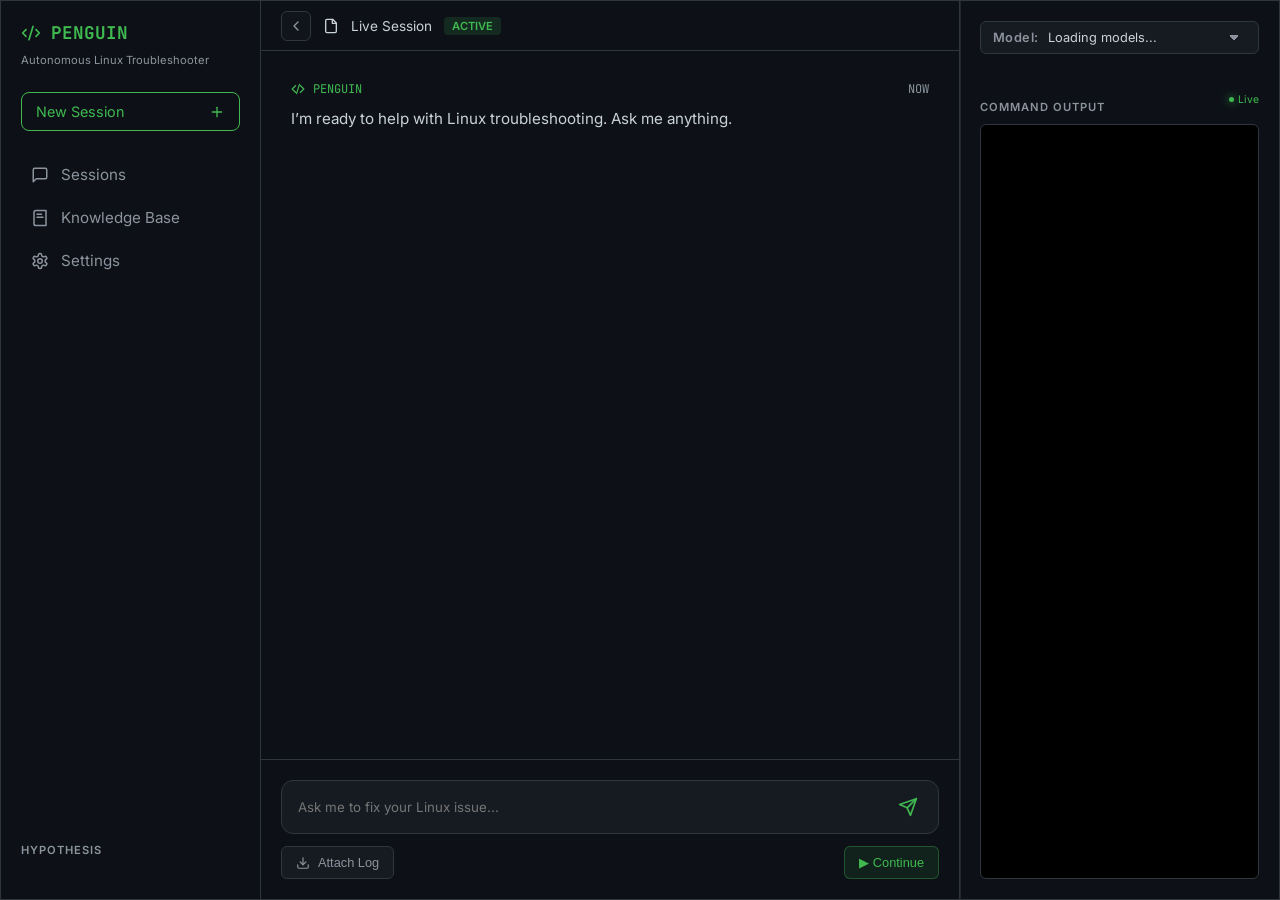
<file: templates/index.html>
<!DOCTYPE html>

<html lang="en">

<head>
  <meta charset="utf-8" />
  <meta content="width=device-width, initial-scale=1.0" name="viewport" />
  <title>Linux Agent - Troubleshooting UI</title>
  <link rel="stylesheet" href="../static/style.css">
  <script src="../static/script.js" defer></script>
  <!-- Load Inter font for UI and JetBrains Mono for terminal feel -->
  <link href="https://fonts.googleapis.com" rel="preconnect" />
  <link crossorigin="" href="https://fonts.gstatic.com" rel="preconnect" />
  <link
    href="https://fonts.googleapis.com/css2?family=Inter:wght@400;500;600&amp;family=JetBrains+Mono:wght@400;500&amp;display=swap"
    rel="stylesheet" />
  </head>

<body data-page="chat">
  <div data-purpose="application-root" id="app-window">
    <div style="display: flex; height: 100%;">
      <!-- BEGIN: Sidebar -->
      <aside class="sidebar">
        <div class="logo-container">
          <svg fill="none" height="20" stroke="currentColor" stroke-linecap="round" stroke-linejoin="round"
            stroke-width="2" viewbox="0 0 24 24" width="20" xmlns="http://www.w3.org/2000/svg">
            <path d="m18 16 4-4-4-4"></path>
            <path d="m6 8-4 4 4 4"></path>
            <path d="m14.5 4-5 16"></path>
          </svg>
          <span>PENGUIN</span>
        </div>
        <p class="logo-subtitle"
          style="font-size: 0.7rem; color: var(--text-dim); margin-top: -15px; margin-bottom: 25px;">Autonomous Linux
          Troubleshooter</p>
        <a class="btn-new-session" id="newSessionButton" href="#">
          <span>New Session</span>
          <svg fill="none" height="16" stroke="currentColor" stroke-linecap="round" stroke-linejoin="round"
            stroke-width="2" viewbox="0 0 24 24" width="16" xmlns="http://www.w3.org/2000/svg">
            <path d="M5 12h14"></path>
            <path d="M12 5v14"></path>
          </svg>
        </a>
        <div class="sessions-panel" id="sessionsPanel">
          <div class="sessions-header">
            <div class="sessions-header-title">
              <svg fill="none" height="22" stroke="currentColor" stroke-linecap="round" stroke-linejoin="round"
                stroke-width="2.2" viewBox="0 0 24 24" width="22" xmlns="http://www.w3.org/2000/svg">
                <path d="M21 15a2 2 0 0 1-2 2H7l-4 4V5a2 2 0 0 1 2-2h14a2 2 0 0 1 2 2z"></path>
              </svg>
              <span>Sessions</span>
            </div>
            <button class="action-btn" id="closeSessionsButton" type="button" style="padding: 4px 8px; font-size: 0.75rem;">Close</button>
          </div>
          <div class="session-list" id="sessionList"></div>
        </div>
        <ul class="nav-list" id="sidebarNavList">
          <li class="nav-item" data-role="sessions-toggle">
            <svg fill="none" height="24" stroke="currentColor" stroke-linecap="round" stroke-linejoin="round"
              stroke-width="2" viewbox="0 0 24 24" width="24" xmlns="http://www.w3.org/2000/svg">
              <path d="M21 15a2 2 0 0 1-2 2H7l-4 4V5a2 2 0 0 1 2-2h14a2 2 0 0 1 2 2z"></path>
            </svg>
            Sessions
          </li>
          <li class="nav-item" data-role="knowledge-base-nav" role="button" tabindex="0">
            <svg fill="none" height="24" stroke="currentColor" stroke-linecap="round" stroke-linejoin="round"
              stroke-width="2" viewbox="0 0 24 24" width="24" xmlns="http://www.w3.org/2000/svg">
              <path d="M4 19.5v-15A2.5 2.5 0 0 1 6.5 2H20v20H6.5a2.5 2.5 0 0 1-2.5-2.5Z"></path>
              <path d="M8 7h6"></path>
              <path d="M8 11h8"></path>
            </svg>
            Knowledge Base
          </li>
          <li class="nav-item" data-role="settings-nav">
            <svg fill="none" height="24" stroke="currentColor" stroke-linecap="round" stroke-linejoin="round"
              stroke-width="2" viewbox="0 0 24 24" width="24" xmlns="http://www.w3.org/2000/svg">
              <path
                d="M12.22 2h-.44a2 2 0 0 0-2 2v.18a2 2 0 0 1-1 1.73l-.43.25a2 2 0 0 1-2 0l-.15-.08a2 2 0 0 0-2.73.73l-.22.38a2 2 0 0 0 .73 2.73l.15.1a2 2 0 0 1 1 1.72v.51a2 2 0 0 1-1 1.74l-.15.09a2 2 0 0 0-.73 2.73l.22.38a2 2 0 0 0 2.73.73l.15-.08a2 2 0 0 1 2 0l.43.25a2 2 0 0 1 1 1.73V20a2 2 0 0 0 2 2h.44a2 2 0 0 0 2-2v-.18a2 2 0 0 1 1-1.73l.43-.25a2 2 0 0 1 2 0l.15.08a2 2 0 0 0 2.73-.73l.22-.39a2 2 0 0 0-.73-2.73l-.15-.08a2 2 0 0 1-1-1.74v-.5a2 2 0 0 1 1-1.74l.15-.09a2 2 0 0 0 .73-2.73l-.22-.38a2 2 0 0 0-2.73-.73l-.15.08a2 2 0 0 1-2 0l-.43-.25a2 2 0 0 1-1-1.73V4a2 2 0 0 0-2-2z">
              </path>
              <circle cx="12" cy="12" r="3"></circle>
            </svg>
            Settings
          </li>
          
        </ul>
        <div class="plan-steps">
          <span class="section-title">HYPOTHESIS</span>
          <div id="hypothesisList" class="hypothesis-list" aria-live="polite"></div>
        </div>
        

      </aside>
      <!-- END: Sidebar -->
      <!-- BEGIN: Main Area -->
      <main class="main-container">
        <div class="top-bar">
          <div class="session-info">
            <button class="control-btn" id="sidebarToggle" type="button" aria-label="Collapse sidebar">
              <svg class="sidebar-toggle-icon" fill="none" height="16" stroke="currentColor" stroke-linecap="round"
                stroke-linejoin="round" stroke-width="2" viewbox="0 0 24 24" width="16"
                xmlns="http://www.w3.org/2000/svg">
                <path d="m15 18-6-6 6-6"></path>
              </svg>
            </button>
            <svg fill="none" height="16" stroke="currentColor" stroke-linecap="round" stroke-linejoin="round"
              stroke-width="2" viewbox="0 0 24 24" width="16" xmlns="http://www.w3.org/2000/svg">
              <path d="M14.5 2H6a2 2 0 0 0-2 2v16a2 2 0 0 0 2 2h12a2 2 0 0 0 2-2V7.5L14.5 2z"></path>
              <polyline points="14 2 14 8 20 8"></polyline>
            </svg>
            <span data-session-title>Live Session</span>
            <span class="tag-active">ACTIVE</span>
          </div>
        </div>
        <div id="chatMessages" class="chat-scroll-area">
          <div class="message-block">
            <div class="message-header">
              <span class="agent-label">
                <svg fill="none" height="14" stroke="currentColor" stroke-linecap="round" stroke-linejoin="round"
                  stroke-width="2" viewbox="0 0 24 24" width="14" xmlns="http://www.w3.org/2000/svg">
                  <path d="m16 18 6-6-6-6"></path>
                  <path d="m8 6-6 6 6 6"></path>
                  <path d="m14.5 4-5 16"></path>
                </svg>
                PENGUIN
              </span>
              <span class="timestamp">now</span>
            </div>
            <div class="message-content">
              I’m ready to help with Linux troubleshooting. Ask me anything.
            </div>
          </div>
        </div>
        <div class="input-wrapper">
          <div class="chat-input-container">
            <input id="chatInput" placeholder="Ask me to fix your Linux issue..." type="text" />
            <button id="sendButton" type="button"
              style="background: transparent; border: none; color: var(--accent-green); cursor: pointer; display: flex; align-items: center; justify-content: center; padding: 4px;">
              <svg fill="none" height="20" stroke="currentColor" stroke-linecap="round" stroke-linejoin="round"
                stroke-width="2" viewbox="0 0 24 24" width="20" xmlns="http://www.w3.org/2000/svg">
                <line x1="22" x2="11" y1="2" y2="13"></line>
                <polygon points="22 2 15 22 11 13 2 9 22 2"></polygon>
              </svg>
            </button>
          </div>
          <div class="chat-actions">
            <input id="logFileInput" accept=".txt,text/plain" type="file" hidden />
            <button class="action-btn" id="attachLogButton" type="button"><svg fill="none" height="14"
                stroke="currentColor" stroke-linecap="round" stroke-linejoin="round" stroke-width="2"
                viewbox="0 0 24 24" width="14" xmlns="http://www.w3.org/2000/svg">
                <path d="M21 15v4a2 2 0 0 1-2 2H5a2 2 0 0 1-2-2v-4"></path>
                <polyline points="7 10 12 15 17 10"></polyline>
                <line x1="12" x2="12" y1="15" y2="3"></line>
              </svg> Attach Log</button>
            <div class="attachment-status" id="attachmentStatus" aria-live="polite">
            <span id="attachmentLabel">No file attached</span>
            <button class="attachment-clear" id="attachmentClear" type="button">clear</button>
          </div>
            <button class="action-btn btn-stop" id="stopAgentButton" type="button"><svg fill="none" height="14" stroke="currentColor"
                stroke-linecap="round" stroke-linejoin="round" stroke-width="2" viewbox="0 0 24 24" width="14"
                xmlns="http://www.w3.org/2000/svg">
                <rect height="12" rx="2" width="12" x="6" y="6"></rect>
              </svg> Stop Agent</button>
          </div>
          
        </div>
      </main>
      <!-- END: Main Area -->
      <!-- BEGIN: Right Inspector -->
      <aside class="right-panel">
        <div class="right-panel-resizer" id="rightPanelResizer" aria-hidden="true"></div>
        <div class="model-selector">
          <label class="model-selector-label" for="modelSelect">Model:</label>
          <select class="model-select" id="modelSelect" aria-label="Select Ollama model">
            <option value="">Loading models...</option>
          </select>
        </div>

        <div class="command-output-wrapper">
          <div class="terminal-header">
            <span class="section-title" style="margin-bottom: 0;">COMMAND OUTPUT</span>
            <div class="live-tag">
              <div class="status-dot" style="width: 5px; height: 5px;"></div>
              Live
            </div>
          </div>
          <div class="terminal-window">

          </div>

        </div>
      </aside>
      <!-- END: Right Inspector -->
    </div>
  </div>
  <div class="modal-backdrop hidden" id="knowledgeBaseModal" aria-hidden="true">
    <div class="modal-dialog" role="dialog" aria-modal="true" aria-labelledby="knowledgeBaseDialogTitle">
      <h3 id="knowledgeBaseDialogTitle">Knowledge Base</h3>
      <p>RAG coming soon.</p>
      <button class="action-btn" id="knowledgeBaseCloseButton" type="button">Close</button>
    </div>
  </div>
  <div class="modal-backdrop hidden" id="sudoPasswordModal" aria-hidden="true">
    <form class="modal-dialog" id="sudoPasswordForm" role="dialog" aria-modal="true" aria-labelledby="sudoPasswordDialogTitle">
      <h3 id="sudoPasswordDialogTitle">Command input required</h3>
      <p id="sudoPasswordMessage">Enter your password to continue this command.</p>
      <pre id="commandInputPromptText" class="command-input-prompt" hidden></pre>
      <div id="sudoPasswordField">
        <label for="sudoPasswordInput">Password</label>
        <input id="sudoPasswordInput" type="password" autocomplete="off" spellcheck="false" required />
      </div>
      <div class="sudo-password-actions">
        <button class="action-btn" id="sudoPasswordCancelButton" type="button">Cancel</button>
        <button class="action-btn" id="commandInputNoButton" type="button" hidden>No</button>
        <button class="action-btn" id="commandInputYesButton" type="button" hidden>Yes</button>
        <button class="action-btn" id="sudoPasswordSubmitButton" type="submit">Submit</button>
      </div>
    </form>
  </div>
  </body>

</html>
</file>
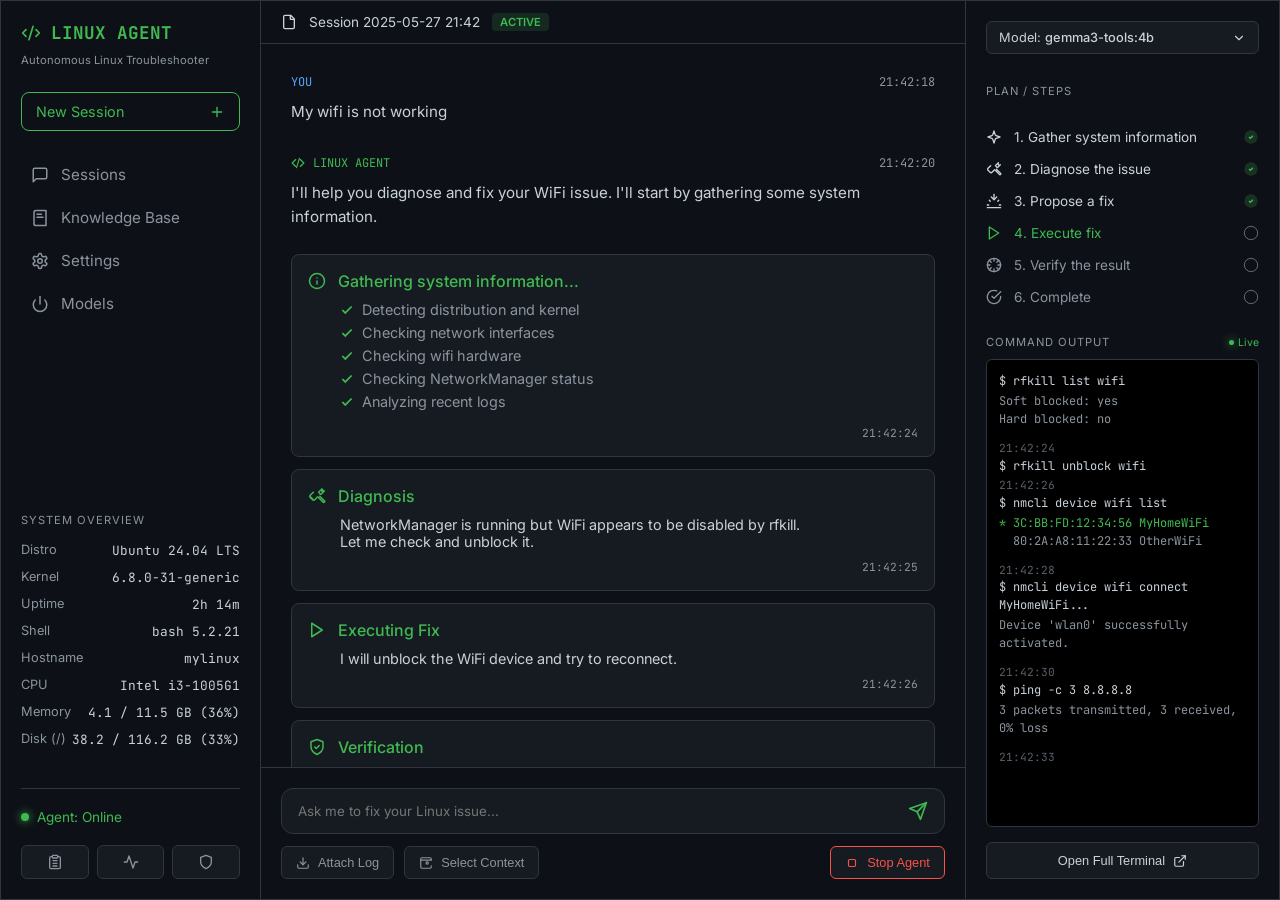
<file: ref.html>
<!DOCTYPE html>

<html lang="en">

<head>
  <meta charset="utf-8" />
  <meta content="width=device-width, initial-scale=1.0" name="viewport" />
  <title>Linux Agent - Troubleshooting UI</title>
  <!-- Load Inter font for UI and JetBrains Mono for terminal feel -->
  <link href="https://fonts.googleapis.com" rel="preconnect" />
  <link crossorigin="" href="https://fonts.gstatic.com" rel="preconnect" />
  <link
    href="https://fonts.googleapis.com/css2?family=Inter:wght@400;500;600&amp;family=JetBrains+Mono:wght@400;500&amp;display=swap"
    rel="stylesheet" />
  <style data-purpose="layout-variables">
    :root {
      --bg-deep: #0d1117;
      --bg-panel: #161b22;
      --bg-card: #0d1117;
      --bg-input: #0d1117;
      --border-color: #30363d;
      --text-main: #c9d1d9;
      --text-dim: #8b949e;
      --accent-green: #3fb950;
      --accent-green-glow: rgba(63, 185, 80, 0.2);
      --accent-blue: #58a6ff;
      --sidebar-width: 260px;
      --right-panel-width: 320px;
      --header-height: 50px;
      --scrollbar-track: rgba(63, 185, 80, 0.12);
      --scrollbar-thumb: rgba(63, 185, 80, 0.55);
      --scrollbar-thumb-hover: rgba(63, 185, 80, 0.8);
    }

    * {
      box-sizing: border-box;
      margin: 0;
      padding: 0;
      scrollbar-width: thin;
      scrollbar-color: var(--scrollbar-thumb) var(--scrollbar-track);
    }

    *::-webkit-scrollbar {
      width: 8px;
      height: 8px;
    }

    *::-webkit-scrollbar-track {
      background: var(--scrollbar-track);
      border-radius: 999px;
    }

    *::-webkit-scrollbar-thumb {
      background: var(--scrollbar-thumb);
      border-radius: 999px;
      border: 2px solid transparent;
      background-clip: padding-box;
    }

    *::-webkit-scrollbar-thumb:hover {
      background: var(--scrollbar-thumb-hover);
    }

    body {
      background-color: var(--bg-deep);
      color: var(--text-main);
      font-family: 'Inter', sans-serif;
      height: 100vh;
      overflow: hidden;
      display: flex;
      justify-content: center;
      align-items: center;
    }

    /* Container to simulate a desktop app window */
    #app-window {
      width: 100vw;
      height: 100vh;
      background-color: var(--bg-deep);
      display: flex;
      flex-direction: column;
      border: 1px solid var(--border-color);
    }
  </style>
  <style data-purpose="navigation-sidebar">
    /* BEGIN: SidebarNavigation */
    .sidebar {
      width: var(--sidebar-width);
      border-right: 1px solid var(--border-color);
      display: flex;
      flex-direction: column;
      padding: 20px;
      flex-shrink: 0;
    }

    .logo-container {
      display: flex;
      align-items: center;
      gap: 10px;
      margin-bottom: 24px;
      color: var(--accent-green);
      font-family: 'JetBrains Mono', monospace;
      font-weight: 700;
      font-size: 1.1rem;
    }

    .btn-new-session {
      display: flex;
      align-items: center;
      justify-content: space-between;
      border: 1px solid var(--accent-green);
      color: var(--accent-green);
      padding: 10px 14px;
      border-radius: 8px;
      text-decoration: none;
      font-size: 0.9rem;
      margin-bottom: 24px;
      transition: background 0.2s;
    }

    .btn-new-session:hover {
      background: var(--accent-green-glow);
    }

    .nav-list {
      list-style: none;
      margin-bottom: 40px;
    }

    .nav-item {
      display: flex;
      align-items: center;
      gap: 12px;
      padding: 10px;
      color: var(--text-dim);
      cursor: pointer;
      border-radius: 6px;
      margin-bottom: 4px;
      font-size: 0.95rem;
    }

    .nav-item:hover {
      background: rgba(255, 255, 255, 0.05);
      color: var(--text-main);
    }

    .nav-item svg {
      width: 18px;
      height: 18px;
    }

    /* System Overview Section */
    .system-overview {
      margin-top: auto;
      font-size: 0.8rem;
    }

    .section-title {
      color: var(--text-dim);
      text-transform: uppercase;
      font-size: 0.7rem;
      letter-spacing: 1px;
      margin-bottom: 15px;
      display: block;
    }

    .stat-row {
      display: flex;
      justify-content: space-between;
      margin-bottom: 10px;
    }

    .stat-label {
      color: var(--text-dim);
    }

    .stat-value {
      color: var(--text-main);
      font-family: 'JetBrains Mono', monospace;
    }

    .agent-status {
      margin-top: 30px;
      display: flex;
      align-items: center;
      gap: 8px;
      padding-top: 20px;
      border-top: 1px solid var(--border-color);
      font-size: 0.85rem;
      color: var(--accent-green);
    }

    .status-dot {
      width: 8px;
      height: 8px;
      background-color: var(--accent-green);
      border-radius: 50%;
      box-shadow: 0 0 8px var(--accent-green);
    }

    /* END: SidebarNavigation */
  </style>
  <style data-purpose="chat-main-area">
    /* BEGIN: MainChatArea */
    .main-container {
      flex-grow: 1;
      display: flex;
      flex-direction: column;
      overflow: hidden;
    }

    .top-bar {
      height: var(--header-height);
      border-bottom: 1px solid var(--border-color);
      display: flex;
      align-items: center;
      justify-content: space-between;
      padding: 0 20px;
    }

    .session-info {
      display: flex;
      align-items: center;
      gap: 12px;
      font-size: 0.85rem;
    }

    .tag-active {
      background: rgba(63, 185, 80, 0.15);
      color: var(--accent-green);
      padding: 2px 8px;
      border-radius: 4px;
      font-size: 0.7rem;
      font-weight: 600;
    }

    .window-controls {
      display: flex;
      gap: 15px;
    }

    .control-btn {
      color: var(--text-dim);
      cursor: pointer;
    }

    .chat-scroll-area {
      flex-grow: 1;
      padding: 30px;
      overflow-y: auto;
      display: flex;
      flex-direction: column;
      gap: 30px;
    }

    /* Message Styling */
    .message-block {
      display: flex;
      flex-direction: column;
      gap: 10px;
      max-width: 900px;
    }

    .message-header {
      display: flex;
      justify-content: space-between;
      font-family: 'JetBrains Mono', monospace;
      font-size: 0.75rem;
      text-transform: uppercase;
    }

    .user-label {
      color: var(--accent-blue);
    }

    .agent-label {
      color: var(--accent-green);
      display: flex;
      align-items: center;
      gap: 8px;
    }

    .timestamp {
      color: var(--text-dim);
    }

    .message-content {
      line-height: 1.6;
      font-size: 0.95rem;
    }

    /* Diagnostic Cards */
    .card-list {
      display: flex;
      flex-direction: column;
      gap: 12px;
      margin-top: 15px;
    }

    .card {
      background: var(--bg-panel);
      border: 1px solid var(--border-color);
      border-radius: 8px;
      padding: 16px;
      display: flex;
      flex-direction: column;
      gap: 10px;
    }

    .card-header {
      display: flex;
      align-items: center;
      gap: 12px;
      font-weight: 500;
    }

    .card-header.gathering {
      color: var(--accent-green);
    }

    .card-header.diagnosis {
      color: var(--accent-green);
    }

    .card-header.executing {
      color: var(--accent-green);
    }

    .card-body {
      font-size: 0.9rem;
      color: var(--text-dim);
      padding-left: 32px;
    }

    .inner-step {
      display: flex;
      align-items: center;
      gap: 8px;
      margin-bottom: 6px;
    }

    .inner-step svg {
      width: 14px;
      height: 14px;
      color: var(--accent-green);
    }

    .card-footer {
      text-align: right;
      font-size: 0.7rem;
      color: var(--text-dim);
      font-family: 'JetBrains Mono', monospace;
    }

    /* Input Area */
    .input-wrapper {
      padding: 20px;
      border-top: 1px solid var(--border-color);
    }

    .chat-input-container {
      background: var(--bg-panel);
      border: 1px solid var(--border-color);
      border-radius: 12px;
      padding: 12px 16px;
      display: flex;
      align-items: center;
      gap: 15px;
    }

    .chat-input-container input {
      background: transparent;
      border: none;
      color: var(--text-main);
      flex-grow: 1;
      outline: none;
      font-family: 'Inter', sans-serif;
    }

    .chat-actions {
      display: flex;
      gap: 10px;
      margin-top: 12px;
    }

    .action-btn {
      background: var(--bg-panel);
      border: 1px solid var(--border-color);
      color: var(--text-dim);
      padding: 8px 14px;
      border-radius: 6px;
      font-size: 0.8rem;
      cursor: pointer;
      display: flex;
      align-items: center;
      gap: 8px;
    }

    .action-btn:hover {
      border-color: var(--text-dim);
      color: var(--text-main);
    }

    .btn-stop {
      margin-left: auto;
      border-color: #f85149;
      color: #f85149;
    }

    .btn-stop:hover {
      background: rgba(248, 81, 73, 0.1);
      color: #f85149;
    }

    /* END: MainChatArea */
  </style>
  <style data-purpose="right-panel">
    /* BEGIN: InspectorPanel */
    .right-panel {
      width: var(--right-panel-width);
      border-left: 1px solid var(--border-color);
      padding: 20px;
      display: flex;
      flex-direction: column;
      gap: 30px;
      overflow-y: auto;
    }

    .model-selector {
      background: var(--bg-panel);
      border: 1px solid var(--border-color);
      padding: 8px 12px;
      border-radius: 6px;
      font-size: 0.8rem;
      display: flex;
      justify-content: space-between;
      align-items: center;
      color: var(--text-main);
    }

    .plan-steps {
      display: flex;
      flex-direction: column;
      gap: 16px;
    }

    .plan-item {
      display: flex;
      align-items: center;
      gap: 12px;
      font-size: 0.85rem;
      color: var(--text-dim);
    }

    .plan-item.active {
      color: var(--accent-green);
    }

    .plan-item.done {
      color: var(--text-main);
    }

    .plan-item svg {
      width: 16px;
      height: 16px;
    }

    /* Terminal/Command Output */
    .command-output-wrapper {
      flex-grow: 1;
      display: flex;
      flex-direction: column;
    }

    .terminal-header {
      display: flex;
      justify-content: space-between;
      align-items: center;
      margin-bottom: 10px;
    }

    .live-tag {
      font-size: 0.65rem;
      color: var(--accent-green);
      display: flex;
      align-items: center;
      gap: 4px;
    }

    .terminal-window {
      background: #000;
      border: 1px solid var(--border-color);
      border-radius: 6px;
      padding: 12px;
      font-family: 'JetBrains Mono', monospace;
      font-size: 0.75rem;
      line-height: 1.5;
      color: var(--text-dim);
      flex-grow: 1;
      overflow-y: auto;
    }

    .terminal-cmd {
      color: var(--text-main);
      margin-bottom: 2px;
    }

    .terminal-res {
      color: var(--text-dim);
      margin-bottom: 12px;
    }

    .terminal-time {
      color: #57606a;
      display: block;
      font-size: 0.7rem;
    }

    .btn-full-terminal {
      width: 100%;
      background: var(--bg-panel);
      border: 1px solid var(--border-color);
      color: var(--text-main);
      padding: 10px;
      border-radius: 6px;
      font-size: 0.8rem;
      cursor: pointer;
      margin-top: 15px;
      display: flex;
      justify-content: center;
      align-items: center;
      gap: 8px;
    }

    /* END: InspectorPanel */
  </style>
</head>

<body>
  <div data-purpose="application-root" id="app-window">
    <div style="display: flex; height: 100%;">
      <!-- BEGIN: Sidebar -->
      <aside class="sidebar">
        <div class="logo-container">
          <svg fill="none" height="20" stroke="currentColor" stroke-linecap="round" stroke-linejoin="round"
            stroke-width="2" viewbox="0 0 24 24" width="20" xmlns="http://www.w3.org/2000/svg">
            <path d="m18 16 4-4-4-4"></path>
            <path d="m6 8-4 4 4 4"></path>
            <path d="m14.5 4-5 16"></path>
          </svg>
          <span>LINUX AGENT</span>
        </div>
        <p style="font-size: 0.7rem; color: var(--text-dim); margin-top: -15px; margin-bottom: 25px;">Autonomous Linux
          Troubleshooter</p>
        <a class="btn-new-session" href="#">
          <span>New Session</span>
          <svg fill="none" height="16" stroke="currentColor" stroke-linecap="round" stroke-linejoin="round"
            stroke-width="2" viewbox="0 0 24 24" width="16" xmlns="http://www.w3.org/2000/svg">
            <path d="M5 12h14"></path>
            <path d="M12 5v14"></path>
          </svg>
        </a>
        <ul class="nav-list">
          <li class="nav-item">
            <svg fill="none" height="24" stroke="currentColor" stroke-linecap="round" stroke-linejoin="round"
              stroke-width="2" viewbox="0 0 24 24" width="24" xmlns="http://www.w3.org/2000/svg">
              <path d="M21 15a2 2 0 0 1-2 2H7l-4 4V5a2 2 0 0 1 2-2h14a2 2 0 0 1 2 2z"></path>
            </svg>
            Sessions
          </li>
          <li class="nav-item">
            <svg fill="none" height="24" stroke="currentColor" stroke-linecap="round" stroke-linejoin="round"
              stroke-width="2" viewbox="0 0 24 24" width="24" xmlns="http://www.w3.org/2000/svg">
              <path d="M4 19.5v-15A2.5 2.5 0 0 1 6.5 2H20v20H6.5a2.5 2.5 0 0 1-2.5-2.5Z"></path>
              <path d="M8 7h6"></path>
              <path d="M8 11h8"></path>
            </svg>
            Knowledge Base
          </li>
          <li class="nav-item">
            <svg fill="none" height="24" stroke="currentColor" stroke-linecap="round" stroke-linejoin="round"
              stroke-width="2" viewbox="0 0 24 24" width="24" xmlns="http://www.w3.org/2000/svg">
              <path
                d="M12.22 2h-.44a2 2 0 0 0-2 2v.18a2 2 0 0 1-1 1.73l-.43.25a2 2 0 0 1-2 0l-.15-.08a2 2 0 0 0-2.73.73l-.22.38a2 2 0 0 0 .73 2.73l.15.1a2 2 0 0 1 1 1.72v.51a2 2 0 0 1-1 1.74l-.15.09a2 2 0 0 0-.73 2.73l.22.38a2 2 0 0 0 2.73.73l.15-.08a2 2 0 0 1 2 0l.43.25a2 2 0 0 1 1 1.73V20a2 2 0 0 0 2 2h.44a2 2 0 0 0 2-2v-.18a2 2 0 0 1 1-1.73l.43-.25a2 2 0 0 1 2 0l.15.08a2 2 0 0 0 2.73-.73l.22-.39a2 2 0 0 0-.73-2.73l-.15-.08a2 2 0 0 1-1-1.74v-.5a2 2 0 0 1 1-1.74l.15-.09a2 2 0 0 0 .73-2.73l-.22-.38a2 2 0 0 0-2.73-.73l-.15.08a2 2 0 0 1-2 0l-.43-.25a2 2 0 0 1-1-1.73V4a2 2 0 0 0-2-2z">
              </path>
              <circle cx="12" cy="12" r="3"></circle>
            </svg>
            Settings
          </li>
          <li class="nav-item">
            <svg fill="none" height="24" stroke="currentColor" stroke-linecap="round" stroke-linejoin="round"
              stroke-width="2" viewbox="0 0 24 24" width="24" xmlns="http://www.w3.org/2000/svg">
              <path d="M12 2v10"></path>
              <path d="M18.4 6.6a9 9 0 1 1-12.77.04"></path>
            </svg>
            Models
          </li>
        </ul>
        <div class="system-overview">
          <span class="section-title">System Overview</span>
          <div class="stat-row"><span class="stat-label">Distro</span><span class="stat-value">Ubuntu 24.04 LTS</span>
          </div>
          <div class="stat-row"><span class="stat-label">Kernel</span><span class="stat-value">6.8.0-31-generic</span>
          </div>
          <div class="stat-row"><span class="stat-label">Uptime</span><span class="stat-value">2h 14m</span></div>
          <div class="stat-row"><span class="stat-label">Shell</span><span class="stat-value">bash 5.2.21</span></div>
          <div class="stat-row"><span class="stat-label">Hostname</span><span class="stat-value">mylinux</span></div>
          <div class="stat-row"><span class="stat-label">CPU</span><span class="stat-value">Intel i3-1005G1</span></div>
          <div class="stat-row"><span class="stat-label">Memory</span><span class="stat-value">4.1 / 11.5 GB
              (36%)</span></div>
          <div class="stat-row"><span class="stat-label">Disk (/)</span><span class="stat-value">38.2 / 116.2 GB
              (33%)</span></div>
        </div>
        <div class="agent-status">
          <div class="status-dot"></div>
          Agent: Online
        </div>
        <div style="display: flex; gap: 8px; margin-top: 20px;">
          <div class="action-btn" style="flex: 1; justify-content: center;"><svg fill="none" height="16"
              stroke="currentColor" stroke-linecap="round" stroke-linejoin="round" stroke-width="2" viewbox="0 0 24 24"
              width="16" xmlns="http://www.w3.org/2000/svg">
              <rect height="4" rx="1" ry="1" width="8" x="8" y="2"></rect>
              <path d="M16 4h2a2 2 0 0 1 2 2v14a2 2 0 0 1-2 2H6a2 2 0 0 1-2-2V6a2 2 0 0 1 2-2h2"></path>
              <path d="M9 14h6"></path>
              <path d="M9 10h6"></path>
              <path d="M9 18h6"></path>
            </svg></div>
          <div class="action-btn" style="flex: 1; justify-content: center;"><svg fill="none" height="16"
              stroke="currentColor" stroke-linecap="round" stroke-linejoin="round" stroke-width="2" viewbox="0 0 24 24"
              width="16" xmlns="http://www.w3.org/2000/svg">
              <path d="M22 12h-4l-3 9L9 3l-3 9H2"></path>
            </svg></div>
          <div class="action-btn" style="flex: 1; justify-content: center;"><svg fill="none" height="16"
              stroke="currentColor" stroke-linecap="round" stroke-linejoin="round" stroke-width="2" viewbox="0 0 24 24"
              width="16" xmlns="http://www.w3.org/2000/svg">
              <path d="M12 22s8-4 8-10V5l-8-3-8 3v7c0 6 8 10 8 10"></path>
            </svg></div>
        </div>
      </aside>
      <!-- END: Sidebar -->
      <!-- BEGIN: Main Area -->
      <main class="main-container">
        <div class="top-bar">
          <div class="session-info">
            <svg fill="none" height="16" stroke="currentColor" stroke-linecap="round" stroke-linejoin="round"
              stroke-width="2" viewbox="0 0 24 24" width="16" xmlns="http://www.w3.org/2000/svg">
              <path d="M14.5 2H6a2 2 0 0 0-2 2v16a2 2 0 0 0 2 2h12a2 2 0 0 0 2-2V7.5L14.5 2z"></path>
              <polyline points="14 2 14 8 20 8"></polyline>
            </svg>
            <span>Session 2025-05-27 21:42</span>
            <span class="tag-active">ACTIVE</span>
          </div>
          
        </div>
        <div class="chat-scroll-area">
          <!-- User Message -->
          <div class="message-block">
            <div class="message-header">
              <span class="user-label">YOU</span>
              <span class="timestamp">21:42:18</span>
            </div>
            <div class="message-content">My wifi is not working</div>
          </div>
          <!-- Agent Response -->
          <div class="message-block">
            <div class="message-header">
              <span class="agent-label">
                <svg fill="none" height="14" stroke="currentColor" stroke-linecap="round" stroke-linejoin="round"
                  stroke-width="2" viewbox="0 0 24 24" width="14" xmlns="http://www.w3.org/2000/svg">
                  <path d="m16 18 6-6-6-6"></path>
                  <path d="m8 6-6 6 6 6"></path>
                  <path d="m14.5 4-5 16"></path>
                </svg>
                LINUX AGENT
              </span>
              <span class="timestamp">21:42:20</span>
            </div>
            <div class="message-content">
              I'll help you diagnose and fix your WiFi issue. I'll start by gathering some system information.
            </div>
            <div class="card-list">
              <!-- Card 1 -->
              <div class="card">
                <div class="card-header gathering">
                  <svg fill="none" height="18" stroke="currentColor" stroke-linecap="round" stroke-linejoin="round"
                    stroke-width="2" viewbox="0 0 24 24" width="18" xmlns="http://www.w3.org/2000/svg">
                    <circle cx="12" cy="12" r="10"></circle>
                    <path d="M12 16v-4"></path>
                    <path d="M12 8h.01"></path>
                  </svg>
                  Gathering system information...
                </div>
                <div class="card-body">
                  <div class="inner-step"><svg fill="none" stroke="currentColor" stroke-width="3" viewbox="0 0 24 24">
                      <polyline points="20 6 9 17 4 12"></polyline>
                    </svg> Detecting distribution and kernel</div>
                  <div class="inner-step"><svg fill="none" stroke="currentColor" stroke-width="3" viewbox="0 0 24 24">
                      <polyline points="20 6 9 17 4 12"></polyline>
                    </svg> Checking network interfaces</div>
                  <div class="inner-step"><svg fill="none" stroke="currentColor" stroke-width="3" viewbox="0 0 24 24">
                      <polyline points="20 6 9 17 4 12"></polyline>
                    </svg> Checking wifi hardware</div>
                  <div class="inner-step"><svg fill="none" stroke="currentColor" stroke-width="3" viewbox="0 0 24 24">
                      <polyline points="20 6 9 17 4 12"></polyline>
                    </svg> Checking NetworkManager status</div>
                  <div class="inner-step"><svg fill="none" stroke="currentColor" stroke-width="3" viewbox="0 0 24 24">
                      <polyline points="20 6 9 17 4 12"></polyline>
                    </svg> Analyzing recent logs</div>
                </div>
                <div class="card-footer">21:42:24</div>
              </div>
              <!-- Card 2 -->
              <div class="card">
                <div class="card-header diagnosis">
                  <svg fill="none" height="18" stroke="currentColor" stroke-linecap="round" stroke-linejoin="round"
                    stroke-width="2" viewbox="0 0 24 24" width="18" xmlns="http://www.w3.org/2000/svg">
                    <path
                      d="M14.7 6.3a1 1 0 0 0 0 1.4l1.6 1.6a1 1 0 0 0 1.4 0l3.77-3.77a2 2 0 0 1-2.83-2.83l-3.94 3.6Z">
                    </path>
                    <path d="m14 14 6.29 6.29a1 1 0 0 0 1.42 0l.3-.3a1 1 0 0 0 0-1.42L15.7 12.3"></path>
                    <path d="M18.5 3 21 5.5"></path>
                    <path d="m7 7-4 4a2 2 0 0 0 0 2.83l3.17 3.17a2 2 0 0 0 2.83 0l4-4"></path>
                    <path d="m3.5 13.5 3 3"></path>
                  </svg>
                  Diagnosis
                </div>
                <div class="card-body" style="color: var(--text-main);">
                  NetworkManager is running but WiFi appears to be disabled by rfkill.<br />
                  Let me check and unblock it.
                </div>
                <div class="card-footer">21:42:25</div>
              </div>
              <!-- Card 3 -->
              <div class="card">
                <div class="card-header executing">
                  <svg fill="none" height="18" stroke="currentColor" stroke-linecap="round" stroke-linejoin="round"
                    stroke-width="2" viewbox="0 0 24 24" width="18" xmlns="http://www.w3.org/2000/svg">
                    <polygon points="5 3 19 12 5 21 5 3"></polygon>
                  </svg>
                  Executing Fix
                </div>
                <div class="card-body" style="color: var(--text-main);">
                  I will unblock the WiFi device and try to reconnect.
                </div>
                <div class="card-footer">21:42:26</div>
              </div>
              <!-- Card 4 -->
              <div class="card">
                <div class="card-header" style="color: var(--accent-green);">
                  <svg fill="none" height="18" stroke="currentColor" stroke-linecap="round" stroke-linejoin="round"
                    stroke-width="2" viewbox="0 0 24 24" width="18" xmlns="http://www.w3.org/2000/svg">
                    <path d="M12 22s8-4 8-10V5l-8-3-8 3v7c0 6 8 10 8 10"></path>
                    <path d="m9 12 2 2 4-4"></path>
                  </svg>
                  Verification
                </div>
                <div class="card-body" style="color: var(--text-main);">
                  WiFi is now enabled and connected to 'MyHomeWiFi'.<br />
                  Problem resolved.
                </div>
                <div class="card-footer">21:42:35</div>
              </div>
            </div>
          </div>
        </div>
        <div class="input-wrapper">
          <div class="chat-input-container">
            <input placeholder="Ask me to fix your Linux issue..." type="text" />
            <svg fill="none" height="20" stroke="currentColor" stroke-linecap="round" stroke-linejoin="round"
              stroke-width="2" style="color: var(--accent-green); cursor: pointer;" viewbox="0 0 24 24" width="20"
              xmlns="http://www.w3.org/2000/svg">
              <line x1="22" x2="11" y1="2" y2="13"></line>
              <polygon points="22 2 15 22 11 13 2 9 22 2"></polygon>
            </svg>
          </div>
          <div class="chat-actions">
            <button class="action-btn"><svg fill="none" height="14" stroke="currentColor" stroke-linecap="round"
                stroke-linejoin="round" stroke-width="2" viewbox="0 0 24 24" width="14"
                xmlns="http://www.w3.org/2000/svg">
                <path d="M21 15v4a2 2 0 0 1-2 2H5a2 2 0 0 1-2-2v-4"></path>
                <polyline points="7 10 12 15 17 10"></polyline>
                <line x1="12" x2="12" y1="15" y2="3"></line>
              </svg> Attach Log</button>
            <button class="action-btn"><svg fill="none" height="14" stroke="currentColor" stroke-linecap="round"
                stroke-linejoin="round" stroke-width="2" viewbox="0 0 24 24" width="14"
                xmlns="http://www.w3.org/2000/svg">
                <path d="M21 7V5a2 2 0 0 0-2-2H5a2 2 0 0 0-2 2v14a2 2 0 0 0 2 2h14a2 2 0 0 0 2-2v-2"></path>
                <path d="M16 12a2 2 0 1 1-4 0 2 2 0 0 1 4 0Z"></path>
                <path d="M3 7h18"></path>
              </svg> Select Context</button>
            <button class="action-btn btn-stop"><svg fill="none" height="14" stroke="currentColor"
                stroke-linecap="round" stroke-linejoin="round" stroke-width="2" viewbox="0 0 24 24" width="14"
                xmlns="http://www.w3.org/2000/svg">
                <rect height="12" rx="2" width="12" x="6" y="6"></rect>
              </svg> Stop Agent</button>
          </div>
        </div>
      </main>
      <!-- END: Main Area -->
      <!-- BEGIN: Right Inspector -->
      <aside class="right-panel">
        <div class="model-selector">
          <span>Model: <strong style="font-weight: 500;">gemma3-tools:4b</strong></span>
          <svg fill="none" height="14" stroke="currentColor" stroke-linecap="round" stroke-linejoin="round"
            stroke-width="2" viewbox="0 0 24 24" width="14" xmlns="http://www.w3.org/2000/svg">
            <path d="m6 9 6 6 6-6"></path>
          </svg>
        </div>
        <div class="plan-steps">
          <span class="section-title">PLAN / STEPS</span>
          <div class="plan-item done">
            <svg fill="none" stroke="currentColor" stroke-linecap="round" stroke-linejoin="round" stroke-width="2"
              viewbox="0 0 24 24" xmlns="http://www.w3.org/2000/svg">
              <path
                d="m12 3-1.912 5.813a2 2 0 0 1-1.275 1.275L3 12l5.813 1.912a2 2 0 0 1 1.275 1.275L12 21l1.912-5.813a2 2 0 0 1 1.275-1.275L21 12l-5.813-1.912a2 2 0 0 1-1.275-1.275L12 3Z">
              </path>
            </svg>
            <span>1. Gather system information</span>
            <svg fill="currentColor" style="margin-left: auto; color: var(--accent-green);" viewbox="0 0 24 24">
              <circle cx="12" cy="12" opacity="0.2" r="10"></circle>
              <path d="m9 12 2 2 4-4" fill="none" stroke="currentColor" stroke-width="2"></path>
            </svg>
          </div>
          <div class="plan-item done">
            <svg fill="none" stroke="currentColor" stroke-linecap="round" stroke-linejoin="round" stroke-width="2"
              viewbox="0 0 24 24" xmlns="http://www.w3.org/2000/svg">
              <path d="M14.7 6.3a1 1 0 0 0 0 1.4l1.6 1.6a1 1 0 0 0 1.4 0l3.77-3.77a2 2 0 0 1-2.83-2.83l-3.94 3.6Z">
              </path>
              <path d="m14 14 6.29 6.29a1 1 0 0 0 1.42 0l.3-.3a1 1 0 0 0 0-1.42L15.7 12.3"></path>
              <path d="m7 7-4 4a2 2 0 0 0 0 2.83l3.17 3.17a2 2 0 0 0 2.83 0l4-4"></path>
            </svg>
            <span>2. Diagnose the issue</span>
            <svg fill="currentColor" style="margin-left: auto; color: var(--accent-green);" viewbox="0 0 24 24">
              <circle cx="12" cy="12" opacity="0.2" r="10"></circle>
              <path d="m9 12 2 2 4-4" fill="none" stroke="currentColor" stroke-width="2"></path>
            </svg>
          </div>
          <div class="plan-item done">
            <svg fill="none" stroke="currentColor" stroke-linecap="round" stroke-linejoin="round" stroke-width="2"
              viewbox="0 0 24 24" xmlns="http://www.w3.org/2000/svg">
              <path d="M12 2v8"></path>
              <path d="m4.93 10.93 1.41 1.41"></path>
              <path d="M2 18h2"></path>
              <path d="M20 18h2"></path>
              <path d="m19.07 10.93-1.41 1.41"></path>
              <path d="M22 22H2"></path>
              <path d="m16 6-4 4-4-4"></path>
            </svg>
            <span>3. Propose a fix</span>
            <svg fill="currentColor" style="margin-left: auto; color: var(--accent-green);" viewbox="0 0 24 24">
              <circle cx="12" cy="12" opacity="0.2" r="10"></circle>
              <path d="m9 12 2 2 4-4" fill="none" stroke="currentColor" stroke-width="2"></path>
            </svg>
          </div>
          <div class="plan-item active">
            <svg fill="none" stroke="currentColor" stroke-linecap="round" stroke-linejoin="round" stroke-width="2"
              viewbox="0 0 24 24" xmlns="http://www.w3.org/2000/svg">
              <polygon points="5 3 19 12 5 21 5 3"></polygon>
            </svg>
            <span>4. Execute fix</span>
            <svg fill="none" stroke="currentColor" stroke-width="1" style="margin-left: auto; color: var(--text-dim);"
              viewbox="0 0 24 24">
              <circle cx="12" cy="12" r="10"></circle>
            </svg>
          </div>
          <div class="plan-item">
            <svg fill="none" stroke="currentColor" stroke-linecap="round" stroke-linejoin="round" stroke-width="2"
              viewbox="0 0 24 24" xmlns="http://www.w3.org/2000/svg">
              <circle cx="12" cy="12" r="10"></circle>
              <path d="M12 2v4"></path>
              <path d="M12 18v4"></path>
              <path d="M4.93 4.93l2.83 2.83"></path>
              <path d="M16.24 16.24l2.83 2.83"></path>
              <path d="M2 12h4"></path>
              <path d="M18 12h4"></path>
              <path d="M4.93 19.07l2.83-2.83"></path>
              <path d="M16.24 7.76l2.83-2.83"></path>
            </svg>
            <span>5. Verify the result</span>
            <svg fill="none" stroke="currentColor" stroke-width="1" style="margin-left: auto; color: var(--text-dim);"
              viewbox="0 0 24 24">
              <circle cx="12" cy="12" r="10"></circle>
            </svg>
          </div>
          <div class="plan-item">
            <svg fill="none" stroke="currentColor" stroke-linecap="round" stroke-linejoin="round" stroke-width="2"
              viewbox="0 0 24 24" xmlns="http://www.w3.org/2000/svg">
              <path d="M22 11.08V12a10 10 0 1 1-5.93-9.14"></path>
              <polyline points="22 4 12 14.01 9 11.01"></polyline>
            </svg>
            <span>6. Complete</span>
            <svg fill="none" stroke="currentColor" stroke-width="1" style="margin-left: auto; color: var(--text-dim);"
              viewbox="0 0 24 24">
              <circle cx="12" cy="12" r="10"></circle>
            </svg>
          </div>
        </div>
        <div class="command-output-wrapper">
          <div class="terminal-header">
            <span class="section-title" style="margin-bottom: 0;">COMMAND OUTPUT</span>
            <div class="live-tag">
              <div class="status-dot" style="width: 5px; height: 5px;"></div>
              Live
            </div>
          </div>
          <div class="terminal-window">
            <div class="terminal-cmd">$ rfkill list wifi</div>
            <div class="terminal-res">Soft blocked: yes<br />Hard blocked: no</div>
            <span class="terminal-time">21:42:24</span>
            <div class="terminal-cmd">$ rfkill unblock wifi</div>
            <span class="terminal-time">21:42:26</span>
            <div class="terminal-cmd">$ nmcli device wifi list</div>
            <div class="terminal-res">
              <span style="color: var(--accent-green);">* 3C:BB:FD:12:34:56 MyHomeWiFi</span><br />
                80:2A:A8:11:22:33 OtherWiFi
            </div>
            <span class="terminal-time">21:42:28</span>
            <div class="terminal-cmd">$ nmcli device wifi connect MyHomeWiFi...</div>
            <div class="terminal-res">Device 'wlan0' successfully activated.</div>
            <span class="terminal-time">21:42:30</span>
            <div class="terminal-cmd">$ ping -c 3 8.8.8.8</div>
            <div class="terminal-res">3 packets transmitted, 3 received, 0% loss</div>
            <span class="terminal-time">21:42:33</span>
          </div>
          <button class="btn-full-terminal">
            Open Full Terminal
            <svg fill="none" height="14" stroke="currentColor" stroke-linecap="round" stroke-linejoin="round"
              stroke-width="2" viewbox="0 0 24 24" width="14" xmlns="http://www.w3.org/2000/svg">
              <path d="M18 13v6a2 2 0 0 1-2 2H5a2 2 0 0 1-2-2V8a2 2 0 0 1 2-2h6"></path>
              <polyline points="15 3 21 3 21 9"></polyline>
              <line x1="10" x2="21" y1="14" y2="3"></line>
            </svg>
          </button>
        </div>
      </aside>
      <!-- END: Right Inspector -->
    </div>
  </div>
  <script data-purpose="simple-interactivity">
    // Add a simple effect for the chat input
    const chatInput = document.querySelector('.chat-input-container input');
    chatInput.addEventListener('keypress', (e) => {
      if (e.key === 'Enter' && chatInput.value.trim() !== '') {
        console.log('User sent:', chatInput.value);
        chatInput.value = '';
        // In a real app, this would append a new message block
      }
    });

    // Simple window control simulation
    document.querySelectorAll('.control-btn').forEach(btn => {
      btn.addEventListener('click', () => {
        if (btn.innerText === '✕') {
          if (confirm('Close application?')) window.close();
        }
      });
    });
  </script>
</body>

</html>
</file>
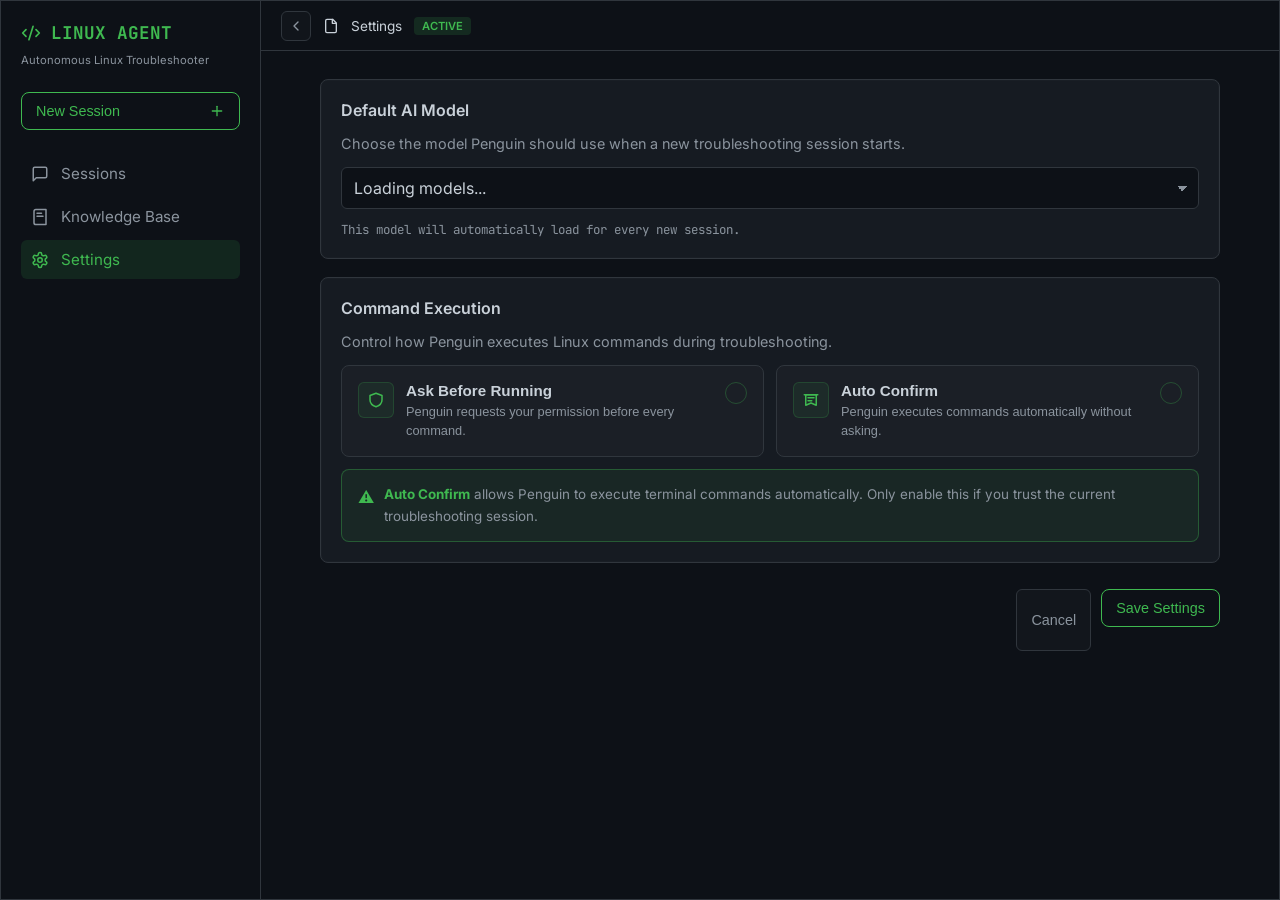
<file: templates/settings.html>
<!DOCTYPE html>
<html lang="en">
<head>
  <meta charset="utf-8" />
  <meta name="viewport" content="width=device-width, initial-scale=1.0" />
  <title>Penguin Settings</title>
  <link rel="stylesheet" href="../static/style.css">
  <script src="../static/script.js" defer></script>
  <link href="https://fonts.googleapis.com" rel="preconnect" />
  <link crossorigin="" href="https://fonts.gstatic.com" rel="preconnect" />
  <link href="https://fonts.googleapis.com/css2?family=Inter:wght@400;500;600&family=JetBrains+Mono:wght@400;500&display=swap" rel="stylesheet" />
  </head>
<body data-page="settings">
  <div id="app-window">
    <div class="app-shell">
      <aside class="sidebar">
        <div class="logo-container">
          <svg fill="none" height="20" stroke="currentColor" stroke-linecap="round" stroke-linejoin="round" stroke-width="2" viewBox="0 0 24 24" width="20" xmlns="http://www.w3.org/2000/svg">
            <path d="m18 16 4-4-4-4"></path>
            <path d="m6 8-4 4 4 4"></path>
            <path d="m14.5 4-5 16"></path>
          </svg>
          <span>LINUX AGENT</span>
        </div>
        <p class="logo-subtitle">Autonomous Linux Troubleshooter</p>
        <button class="btn-new-session" id="newSessionButton" type="button">
          <span>New Session</span>
          <svg fill="none" height="16" stroke="currentColor" stroke-linecap="round" stroke-linejoin="round" stroke-width="2" viewBox="0 0 24 24" width="16" xmlns="http://www.w3.org/2000/svg">
            <path d="M5 12h14"></path>
            <path d="M12 5v14"></path>
          </svg>
        </button>
        <ul class="nav-list">
          <li class="nav-item" data-role="sessions-toggle">
            <svg fill="none" height="24" stroke="currentColor" stroke-linecap="round" stroke-linejoin="round" stroke-width="2" viewBox="0 0 24 24" width="24" xmlns="http://www.w3.org/2000/svg">
              <path d="M21 15a2 2 0 0 1-2 2H7l-4 4V5a2 2 0 0 1 2-2h14a2 2 0 0 1 2 2z"></path>
            </svg>
            Sessions
          </li>
          <li class="nav-item" data-role="knowledge-base-nav" role="button" tabindex="0">
            <svg fill="none" height="24" stroke="currentColor" stroke-linecap="round" stroke-linejoin="round" stroke-width="2" viewBox="0 0 24 24" width="24" xmlns="http://www.w3.org/2000/svg">
              <path d="M4 19.5v-15A2.5 2.5 0 0 1 6.5 2H20v20H6.5a2.5 2.5 0 0 1-2.5-2.5Z"></path>
              <path d="M8 7h6"></path>
              <path d="M8 11h8"></path>
            </svg>
            Knowledge Base
          </li>
          <li class="nav-item active" data-role="settings-nav">
            <svg fill="none" height="24" stroke="currentColor" stroke-linecap="round" stroke-linejoin="round" stroke-width="2" viewBox="0 0 24 24" width="24" xmlns="http://www.w3.org/2000/svg">
              <path d="M12.22 2h-.44a2 2 0 0 0-2 2v.18a2 2 0 0 1-1 1.73l-.43.25a2 2 0 0 1-2 0l-.15-.08a2 2 0 0 0-2.73.73l-.22.38a2 2 0 0 0 .73 2.73l.15.1a2 2 0 0 1 1 1.72v.51a2 2 0 0 1-1 1.74l-.15.09a2 2 0 0 0-.73 2.73l.22.38a2 2 0 0 0 2.73.73l.15-.08a2 2 0 0 1 2 0l.43.25a2 2 0 0 1 1 1.73V20a2 2 0 0 0 2 2h.44a2 2 0 0 0 2-2v-.18a2 2 0 0 1 1-1.73l.43-.25a2 2 0 0 1 2 0l.15.08a2 2 0 0 0 2.73-.73l.22-.39a2 2 0 0 0-.73-2.73l-.15-.08a2 2 0 0 1-1-1.74v-.5a2 2 0 0 1 1-1.74l.15-.09a2 2 0 0 0 .73-2.73l-.22-.38a2 2 0 0 0-2.73-.73l-.15.08a2 2 0 0 1-2 0l-.43-.25a2 2 0 0 1-1-1.73V4a2 2 0 0 0-2-2z"></path>
              <circle cx="12" cy="12" r="3"></circle>
            </svg>
            Settings
          </li>
          
        </ul>
        
      </aside>
      <main class="main-container">
        <div class="top-bar">
          <div class="session-info">
            <button class="control-btn" id="sidebarToggle" type="button" aria-label="Collapse sidebar">
              <svg class="sidebar-toggle-icon" fill="none" height="16" stroke="currentColor" stroke-linecap="round" stroke-linejoin="round" stroke-width="2" viewBox="0 0 24 24" width="16" xmlns="http://www.w3.org/2000/svg">
                <path d="m15 18-6-6 6-6"></path>
              </svg>
            </button>
            <svg fill="none" height="16" stroke="currentColor" stroke-linecap="round" stroke-linejoin="round" stroke-width="2" viewBox="0 0 24 24" width="16" xmlns="http://www.w3.org/2000/svg">
              <path d="M14.5 2H6a2 2 0 0 0-2 2v16a2 2 0 0 0 2 2h12a2 2 0 0 0 2-2V7.5L14.5 2z"></path>
              <polyline points="14 2 14 8 20 8"></polyline>
            </svg>
            <span>Settings</span>
            <span class="tag-active">ACTIVE</span>
          </div>
        </div>
        <div class="settings-scroll">
          <div class="settings-shell">
            <div class="settings-card">
              <div class="settings-card-title">Default AI Model</div>
              <div class="settings-card-description">Choose the model Penguin should use when a new troubleshooting session starts.</div>
              <select class="settings-select" id="defaultModelSelect" aria-label="Select default model">
                <option>Loading models...</option>
              </select>
              <div class="settings-hint">This model will automatically load for every new session.</div>
            </div>

            <div class="settings-card">
              <div class="settings-card-title">Command Execution</div>
              <div class="settings-card-description">Control how Penguin executes Linux commands during troubleshooting.</div>
              <div class="mode-grid">
                <button class="mode-option" type="button" data-mode="ask_before_running" aria-pressed="false">
                  <div class="mode-icon">
                    <svg fill="none" height="18" stroke="currentColor" stroke-linecap="round" stroke-linejoin="round" stroke-width="2" viewBox="0 0 24 24" width="18" xmlns="http://www.w3.org/2000/svg">
                      <path d="M12 3 4 6v6c0 5 3.5 7.5 8 9 4.5-1.5 8-4 8-9V6l-8-3Z"></path>
                    </svg>
                  </div>
                  <div class="mode-copy">
                    <div class="mode-title">Ask Before Running</div>
                    <div class="mode-subtitle">Penguin requests your permission before every command.</div>
                  </div>
                  <div class="mode-check">
                    <svg fill="none" height="12" stroke="currentColor" stroke-linecap="round" stroke-linejoin="round" stroke-width="2.5" viewBox="0 0 24 24" width="12" xmlns="http://www.w3.org/2000/svg">
                      <path d="m5 13 4 4L19 7"></path>
                    </svg>
                  </div>
                </button>
                <button class="mode-option" type="button" data-mode="auto_confirm" aria-pressed="false">
                  <div class="mode-icon">
                    <svg fill="none" height="18" stroke="currentColor" stroke-linecap="round" stroke-linejoin="round" stroke-width="2" viewBox="0 0 24 24" width="18" xmlns="http://www.w3.org/2000/svg">
                      <path d="M8 9h8"></path>
                      <path d="M8 13h5"></path>
                      <path d="M3 5h18"></path>
                      <path d="M5 5v14l7-3 7 3V5Z"></path>
                    </svg>
                  </div>
                  <div class="mode-copy">
                    <div class="mode-title">Auto Confirm</div>
                    <div class="mode-subtitle">Penguin executes commands automatically without asking.</div>
                  </div>
                  <div class="mode-check">
                    <svg fill="none" height="12" stroke="currentColor" stroke-linecap="round" stroke-linejoin="round" stroke-width="2.5" viewBox="0 0 24 24" width="12" xmlns="http://www.w3.org/2000/svg">
                      <path d="m5 13 4 4L19 7"></path>
                    </svg>
                  </div>
                </button>
              </div>
              <div class="warning-box">
                <div style="font-size: 1rem; margin-top: 1px; color: var(--accent-green);">⚠</div>
                <div><strong>Auto Confirm</strong> allows Penguin to execute terminal commands automatically. Only enable this if you trust the current troubleshooting session.</div>
              </div>
            </div>

            <div class="settings-actions">
              <button class="btn-secondary" id="cancelSettingsButton" type="button">Cancel</button>
              <button class="btn-new-session" id="saveSettingsButton" type="button">Save Settings</button>
            </div>
          </div>
        </div>
      </main>
    </div>
  </div>
  <div class="modal-backdrop hidden" id="knowledgeBaseModal" aria-hidden="true">
    <div class="modal-dialog" role="dialog" aria-modal="true" aria-labelledby="knowledgeBaseDialogTitle">
      <h3 id="knowledgeBaseDialogTitle">Knowledge Base</h3>
      <p>RAG coming soon.</p>
      <button class="action-btn" id="knowledgeBaseCloseButton" type="button">Close</button>
    </div>
  </div>
  </body>
</html>
</file>
<file: static/style.css>
/* Shared Penguin styles */

:root {
      --bg-deep: #0d1117;
      --bg-panel: #161b22;
      --bg-card: #0d1117;
      --bg-input: #0d1117;
      --border-color: #30363d;
      --text-main: #c9d1d9;
      --text-dim: #8b949e;
      --accent-green: #3fb950;
      --accent-green-glow: rgba(63, 185, 80, 0.2);
      --accent-blue: #58a6ff;
      --sidebar-width: 260px;
      --right-panel-width: 320px;
      --header-height: 50px;
      --scrollbar-track: rgba(63, 185, 80, 0.12);
      --scrollbar-thumb: rgba(63, 185, 80, 0.55);
      --scrollbar-thumb-hover: rgba(63, 185, 80, 0.8);
    }

    * {
      box-sizing: border-box;
      margin: 0;
      padding: 0;
      scrollbar-width: thin;
      scrollbar-color: transparent transparent;
      transition: scrollbar-color 0.25s ease;
    }

    *:hover {
      scrollbar-color: var(--scrollbar-thumb) var(--scrollbar-track);
    }

    *::-webkit-scrollbar {
      width: 6px;
      height: 6px;
    }

    *::-webkit-scrollbar-track {
      background: transparent;
      border-radius: 999px;
      transition: background 0.25s ease;
    }

    *:hover::-webkit-scrollbar-track {
      background: var(--scrollbar-track);
    }

    *::-webkit-scrollbar-thumb {
      background: transparent;
      border-radius: 999px;
      border: 1px solid transparent;
      background-clip: padding-box;
      transition: background 0.25s ease;
    }

    *:hover::-webkit-scrollbar-thumb {
      background: var(--scrollbar-thumb);
    }

    *::-webkit-scrollbar-thumb:hover {
      background: var(--scrollbar-thumb-hover);
    }

    body {
      background-color: var(--bg-deep);
      color: var(--text-main);
      font-family: 'Inter', sans-serif;
      height: 100vh;
      overflow: hidden;
      display: flex;
      justify-content: center;
      align-items: center;
    }

    /* Container to simulate a desktop app window */
    #app-window {
      width: 100vw;
      height: 100vh;
      background-color: var(--bg-deep);
      display: flex;
      flex-direction: column;
      border: 1px solid var(--border-color);
    }

/* BEGIN: SidebarNavigation */
    .sidebar {
      width: var(--sidebar-width);
      border-right: 1px solid var(--border-color);
      display: flex;
      flex-direction: column;
      padding: 20px;
      flex-shrink: 0;
      transition: width 0.28s ease, padding 0.28s ease;
      overflow: hidden;
      overflow-y: auto;
    }

    .sidebar.is-collapsed {
      width: 0;
      padding: 0;
      border-right: none;
    }

    .logo-container {
      display: flex;
      align-items: center;
      gap: 10px;
      margin-bottom: 24px;
      color: var(--accent-green);
      font-family: 'JetBrains Mono', monospace;
      font-weight: 700;
      font-size: 1.1rem;
      transition: opacity 0.22s ease;
    }

    .sidebar.is-collapsed .logo-container {
      justify-content: center;
    }

    .sidebar.is-collapsed .logo-container>span,
    .sidebar.is-collapsed .logo-subtitle,
    .sidebar.is-collapsed .btn-new-session>span,
    .sidebar.is-collapsed .nav-item>span,
    .sidebar.is-collapsed .system-overview,
    .sidebar.is-collapsed .agent-status>span,
    .sidebar.is-collapsed .quick-actions,
    .sidebar.is-collapsed .sessions-panel {
      display: none;
    }

    .sidebar.is-collapsed .btn-new-session {
      justify-content: center;
      padding: 10px;
    }

    .sidebar.is-collapsed .nav-item {
      justify-content: center;
      padding: 10px 8px;
    }

    .sidebar.is-collapsed .nav-item svg {
      margin: 0;
    }

    .sidebar.is-collapsed .agent-status {
      justify-content: center;
      padding-top: 12px;
    }

    .btn-new-session {
      display: flex;
      align-items: center;
      justify-content: space-between;
      border: 1px solid var(--accent-green);
      color: var(--accent-green);
      padding: 10px 14px;
      border-radius: 8px;
      text-decoration: none;
      font-size: 0.9rem;
      margin-bottom: 24px;
      transition: background 0.2s, opacity 0.28s ease, transform 0.28s ease, max-height 0.28s ease;
      overflow: hidden;
    }

    .btn-new-session:hover {
      background: var(--accent-green-glow);
    }

    .nav-list {
      list-style: none;
      margin-bottom: 20px;
      transition: opacity 0.28s ease, transform 0.28s ease, max-height 0.28s ease, margin-bottom 0.28s ease;
      overflow: hidden;
      min-height: 0;
    }

    .nav-item {
      display: flex;
      align-items: center;
      gap: 12px;
      padding: 10px;
      color: var(--text-dim);
      cursor: pointer;
      border-radius: 6px;
      margin-bottom: 4px;
      font-size: 0.95rem;
    }

    .nav-item:hover {
      background: rgba(255, 255, 255, 0.05);
      color: var(--text-main);
    }

    .nav-item.active {
      background: rgba(63, 185, 80, 0.12);
      color: var(--accent-green);
    }

    .nav-item svg {
      width: 18px;
      height: 18px;
    }

    /* System Overview Section */
    .system-overview {
      margin-top: auto;
      font-size: 0.8rem;
      transition: opacity 0.28s ease, transform 0.28s ease, max-height 0.28s ease;
      overflow: hidden;
    }

    .section-title {
      color: var(--text-dim);
      text-transform: uppercase;
      font-size: 0.7rem;
      font-weight: 600;
      letter-spacing: 1px;
      margin-top: 16px;
      margin-bottom: 12px;
      display: block;
    }

    .stat-row {
      display: flex;
      justify-content: space-between;
      margin-bottom: 10px;
    }

    .stat-label {
      color: var(--text-dim);
    }

    .stat-value {
      color: var(--text-main);
      font-family: 'JetBrains Mono', monospace;
    }

    .agent-status {
      margin-top: 30px;
      display: flex;
      align-items: center;
      gap: 8px;
      padding-top: 20px;
      border-top: 1px solid var(--border-color);
      font-size: 0.85rem;
      color: var(--accent-green);
      transition: opacity 0.28s ease, transform 0.28s ease, max-height 0.28s ease;
      overflow: hidden;
    }

    .sidebar.is-session-mode .btn-new-session,
    .sidebar.is-session-mode .nav-list,
    .sidebar.is-session-mode .plan-steps,
    .sidebar.is-session-mode .system-overview,
    .sidebar.is-session-mode .agent-status,
    .sidebar.is-session-mode .quick-actions {
      opacity: 0;
      max-height: 0;
      margin: 0;
      pointer-events: none;
      transform: translateY(-10px);
      overflow: hidden;
    }

    .sessions-panel {
      display: flex;
      flex-direction: column;
      gap: 12px;
      opacity: 0;
      max-height: 0;
      overflow: hidden;
      transform: translateY(-10px);
      transition: opacity 0.28s ease, transform 0.28s ease, max-height 0.38s ease, flex 0.28s ease;
      flex: 0;
    }

    .sidebar.is-session-mode .sessions-panel {
      opacity: 1;
      flex: 1;
      max-height: none;
      transform: translateY(0);
    }

    .sessions-header {
      display: flex;
      align-items: center;
      justify-content: space-between;
      color: var(--accent-green);
      font-size: 1.15rem;
      font-weight: 600;
      padding: 8px 4px 12px 4px;
      margin-bottom: 4px;
    }

    .sessions-header-title {
      display: flex;
      align-items: center;
      gap: 10px;
    }

    .sessions-header-title svg {
      width: 22px;
      height: 22px;
      color: var(--accent-green);
      stroke-width: 2.2px;
    }

    .session-list {
      display: flex;
      flex-direction: column;
      gap: 6px;
      overflow-y: auto;
      padding-right: 4px;
      flex: 1;
      min-height: 0;
    }

    .session-item {
      position: relative;
      background: transparent;
      border-left: 3px solid transparent;
      padding: 10px 12px;
      text-align: left;
      cursor: pointer;
      transition: all 0.2s ease;
      display: flex;
      align-items: center;
      justify-content: space-between;
      gap: 10px;
      border-radius: 0 6px 6px 0;
    }

    .session-item:hover {
      background: rgba(255, 255, 255, 0.04);
    }

    .session-item.active {
      border-left: 3px solid var(--accent-green);
      background: rgba(63, 185, 80, 0.12);
    }

    .session-item-content {
      flex: 1;
      min-width: 0;
    }

    .session-item-title {
      font-family: 'JetBrains Mono', monospace;
      font-size: 0.88rem;
      font-weight: 400;
      color: #e6edf3;
      line-height: 1.35;
      margin-bottom: 4px;
      word-break: break-word;
    }

    .session-item.active .session-item-title {
      color: #ffffff;
    }

    .session-item-time {
      font-family: 'JetBrains Mono', monospace;
      font-size: 0.72rem;
      color: var(--text-dim, #8b949e);
    }

    .session-delete-btn {
      opacity: 0;
      border: 1px solid var(--border-color);
      background: rgba(0, 0, 0, 0.3);
      color: var(--text-dim);
      border-radius: 4px;
      padding: 3px 7px;
      font-size: 0.7rem;
      cursor: pointer;
      transition: all 0.15s ease;
      flex-shrink: 0;
    }

    .session-item:hover .session-delete-btn {
      opacity: 1;
    }

    .session-delete-btn:hover {
      border-color: #f85149;
      color: #f85149;
      background: rgba(248, 81, 73, 0.15);
    }

    .status-dot {
      width: 8px;
      height: 8px;
      background-color: var(--accent-green);
      border-radius: 50%;
      box-shadow: 0 0 8px var(--accent-green);
    }

    .modal-backdrop {
      position: fixed;
      inset: 0;
      background: rgba(0, 0, 0, 0.7);
      display: flex;
      align-items: center;
      justify-content: center;
      z-index: 2000;
      padding: 20px;
    }

    .modal-backdrop.hidden {
      display: none;
    }

    .modal-dialog {
      width: min(420px, 100%);
      background: var(--bg-panel);
      border: 1px solid var(--border-color);
      border-radius: 12px;
      box-shadow: 0 18px 46px rgba(0, 0, 0, 0.45);
      padding: 24px;
      display: flex;
      flex-direction: column;
      gap: 12px;
    }

    .modal-dialog h3 {
      color: var(--accent-green);
      font-size: 1.05rem;
    }

    .modal-dialog p {
      color: var(--text-main);
      line-height: 1.6;
    }

    .modal-dialog [hidden] {
      display: none !important;
    }

    .command-input-prompt {
      max-height: 180px;
      overflow: auto;
      padding: 10px 12px;
      color: var(--text-main);
      background: var(--bg-input);
      border: 1px solid var(--border-color);
      border-radius: 6px;
      font: 0.9rem/1.5 monospace;
      white-space: pre-wrap;
      overflow-wrap: anywhere;
    }

    .modal-dialog .action-btn {
      align-self: flex-start;
      margin-top: 4px;
    }

    .modal-dialog input[type="password"] {
      width: 100%;
      padding: 10px 12px;
      color: var(--text-main);
      background: var(--bg-input);
      border: 1px solid var(--border-color);
      border-radius: 6px;
      font: inherit;
    }

    .sudo-password-actions {
      display: flex;
      justify-content: flex-end;
      gap: 8px;
      margin-top: 4px;
    }

    .sudo-password-actions .action-btn {
      align-self: auto;
    }

    /* END: SidebarNavigation */

/* BEGIN: MainChatArea */
    .main-container {
      flex-grow: 1;
      display: flex;
      flex-direction: column;
      overflow: hidden;
    }

    .top-bar {
      height: var(--header-height);
      border-bottom: 1px solid var(--border-color);
      display: flex;
      align-items: center;
      justify-content: space-between;
      padding: 0 20px;
    }

    .session-info {
      display: flex;
      align-items: center;
      gap: 12px;
      font-size: 0.85rem;
    }

    .tag-active {
      background: rgba(63, 185, 80, 0.15);
      color: var(--accent-green);
      padding: 2px 8px;
      border-radius: 4px;
      font-size: 0.7rem;
      font-weight: 600;
    }

    /* Split Allow Button & Dropdown Menu */
    .split-btn-container {
      position: relative;
      display: inline-flex;
      align-items: stretch;
      align-self: flex-start;
      margin-top: 10px;
      border-radius: 6px;
    }

    .btn-allow-command.split-main {
      border-top-right-radius: 0;
      border-bottom-right-radius: 0;
      border-right: none;
      padding: 6px 12px;
      margin-top: 0;
      display: inline-flex;
      align-items: center;
      line-height: 1;
    }

    .btn-allow-command.split-toggle {
      border-top-left-radius: 0;
      border-bottom-left-radius: 0;
      padding: 6px 8px;
      min-width: unset;
      display: inline-flex;
      align-items: center;
      justify-content: center;
      border-left: 1px solid rgba(63, 185, 80, 0.4);
      margin-top: 0;
      line-height: 1;
      align-self: stretch;
    }

    .split-dropdown-menu {
      position: absolute;
      top: calc(100% + 6px);
      left: 0;
      background: var(--bg-panel);
      border: 1px solid var(--border-color);
      border-radius: 8px;
      box-shadow: 0 8px 24px rgba(0, 0, 0, 0.5);
      z-index: 100;
      min-width: 220px;
      padding: 6px;
      display: flex;
      flex-direction: column;
      gap: 4px;
    }

    .split-dropdown-menu.hidden {
      display: none;
    }

    .dropdown-item {
      padding: 8px 12px;
      font-size: 0.8rem;
      font-weight: 500;
      color: var(--text-main);
      border-radius: 6px;
      cursor: pointer;
      transition: background 0.15s ease, color 0.15s ease;
      display: flex;
      align-items: center;
      gap: 8px;
      white-space: nowrap;
    }

    .dropdown-item:hover {
      background: rgba(255, 255, 255, 0.08);
      color: var(--text-main);
    }

    .dropdown-item.primary {
      color: var(--accent-green);
    }

    .dropdown-item.primary:hover {
      background: var(--accent-green-glow);
      color: var(--accent-green);
    }

    .auto-allowed-badge {
      display: inline-flex;
      align-items: center;
      align-self: flex-start;
      gap: 6px;
      margin-top: 10px;
      padding: 6px 12px;
      font-size: 0.75rem;
      font-weight: 600;
      color: var(--accent-green);
      background: rgba(63, 185, 80, 0.12);
      border: 1px solid var(--accent-green);
      border-radius: 6px;
      box-shadow: 0 0 8px var(--accent-green-glow);
    }

    .window-controls {
      display: flex;
      gap: 15px;
    }

    .control-btn {
      color: var(--text-dim);
      cursor: pointer;
      display: inline-flex;
      align-items: center;
      justify-content: center;
      width: 30px;
      height: 30px;
      border: 1px solid var(--border-color);
      border-radius: 6px;
      background: rgba(255, 255, 255, 0.02);
      transition: color 0.18s ease, border-color 0.18s ease, background 0.18s ease;
    }

    .control-btn:hover {
      color: var(--accent-green);
      border-color: rgba(63, 185, 80, 0.5);
      background: rgba(63, 185, 80, 0.08);
    }

    .sidebar-toggle-icon {
      transition: transform 0.2s ease;
    }

    #sidebarToggle.is-closed .sidebar-toggle-icon {
      transform: rotate(180deg);
    }

    .chat-scroll-area {
      flex-grow: 1;
      padding: 30px;
      overflow-y: auto;
      display: flex;
      flex-direction: column;
      gap: 30px;
    }

    /* Message Styling */
    .message-block {
      display: flex;
      flex-direction: column;
      gap: 10px;
      max-width: 900px;
    }

    .message-header {
      display: flex;
      justify-content: space-between;
      font-family: 'JetBrains Mono', monospace;
      font-size: 0.75rem;
      text-transform: uppercase;
    }

    .user-label {
      color: var(--accent-blue);
    }

    .agent-label {
      color: var(--accent-green);
      display: flex;
      align-items: center;
      gap: 8px;
    }

    .timestamp {
      color: var(--text-dim);
    }

    .message-content {
      line-height: 1.6;
      font-size: 0.95rem;
    }

    .investigation-dropdown {
      /* margin-top: 12px; */
      /* border: 1px solid rgba(88, 166, 255, 0.28); */
      /* border-radius: 12px; */
      position: relative;
      overflow: visible;
      /* background: rgba(13, 17, 23, 0.72); */
      /* box-shadow: 0 10px 26px rgba(0, 0, 0, 0.18); */
      margin-left: 0px;
      padding-left: 0px;
    }

    .investigation-dropdown + .investigation-dropdown {
      margin-top: 10px;
      padding-top: 10px;
      position: relative;
    }

    .investigation-dropdown summary {
      list-style: none;
      cursor: pointer;
      display: block;
      padding: 8px 10px 0 20px;
      font-size: 0.7rem;
      font-weight: 500;
      letter-spacing: 0.08em;
      text-transform: uppercase;
      color: var(--text-dim);
      user-select: none;
      position: relative;
      background: linear-gradient(
        90deg,
        rgba(201, 209, 217, 0.8) 0%,
        rgba(255, 255, 255, 0.98) 35%,
        rgba(201, 209, 217, 0.8) 70%,
        rgba(139, 148, 158, 0.7) 100%
      );
      background-size: 220% 100%;
      -webkit-background-clip: text;
      background-clip: text;
      color: transparent;
      animation: investigationWave 3s ease-in-out infinite;
      transition: filter 0.2s ease, transform 0.2s ease;
    }

    .investigation-dropdown summary:hover {
      filter: brightness(1.15);
      transform: translateY(-1px);
    }

    .investigation-dropdown summary.identified {
      animation: none;
      color: var(--text-dim);
      background: none;
    }

    .investigation-dropdown summary::-webkit-details-marker {
      display: none;
    }

    .investigation-dropdown summary::after {
      content: "";
      display: none;
    }

    .investigation-dropdown[open] summary::after {
      transform: none;
    }

    .investigation-content {
      padding: 8px 10px 10px 25px;
      color: var(--text-main);
      line-height: 1.6;
      font-size: 0.82rem;
      white-space: pre-wrap;
      word-break: break-word;
    }

    @keyframes investigationWave {
      0%,
      100% {
        transform: translateY(0);
        opacity: 0.78;
      }
      50% {
        transform: translateY(-1px);
        opacity: 1;
      }
    }

    @keyframes investigationShimmer {
      0% {
        transform: translateX(-120%);
      }
      100% {
        transform: translateX(120%);
      }
    }

    /* Diagnostic Cards */
    .card-list {
      display: flex;
      flex-direction: column;
      gap: 12px;
      margin-top: 15px;
    }

    .card {
      /* background: var(--bg-panel); */
      border: 1px solid var(--border-color);
      border-radius: 8px;
      padding: 16px;
      display: flex;
      flex-direction: column;
      gap: 10px;
    }

    .command-step {
      display: flex;
      flex-direction: column;
      gap: 10px;
      overflow: visible;
    }

    .card-header {
      display: flex;
      align-items: center;
      gap: 12px;
      font-weight: 500;
    }

    .card-header.gathering {
      color: var(--accent-green);
    }

    .card-header.diagnosis {
      color: var(--accent-green);
    }

    .card-header.executing {
      color: var(--accent-green);
    }

    .card-body {
      font-size: 0.9rem;
      color: var(--text-dim);
      padding-left: 32px;
    }

    .inner-step {
      display: flex;
      align-items: center;
      gap: 8px;
      margin-bottom: 6px;
    }

    .inner-step svg {
      width: 14px;
      height: 14px;
      color: var(--accent-green);
    }

    .card-footer {
      text-align: right;
      font-size: 0.7rem;
      color: var(--text-dim);
      font-family: 'JetBrains Mono', monospace;
    }

    /* Input Area */
    .input-wrapper {
      padding: 20px;
      border-top: 1px solid var(--border-color);
    }

    .chat-input-container {
      background: var(--bg-panel);
      border: 1px solid var(--border-color);
      border-radius: 12px;
      padding: 12px 16px;
      display: flex;
      align-items: center;
      gap: 15px;
    }

    .chat-input-container input {
      background: transparent;
      border: none;
      color: var(--text-main);
      flex-grow: 1;
      outline: none;
      font-family: 'Inter', sans-serif;
    }

    .chat-actions {
      display: flex;
      align-items: center;
      gap: 10px;
      margin-top: 12px;
      flex-wrap: wrap;
    }

    .attachment-status {
      display: none;
      align-items: center;
      gap: 10px;
      margin-top: 0;
      padding: 0 0 0 12px;
      border: 1px solid var(--border-color);
      border-radius: 6px;
      background: var(--bg-panel);
      color: var(--text-dim);
      font-size: 0.8rem;
      line-height: 1;
      overflow: hidden;
    }

    .attachment-status.is-visible {
      display: inline-flex;
    }

    .attachment-clear {
      background: rgba(248, 81, 73, 0.12);
      border: none;
      border-left: 1px solid rgba(248, 81, 73, 0.35);
      color: #f85149;
      cursor: pointer;
      font-size: 0.78rem;
      font-weight: 500;
      padding: 8px 12px;
      border-top-right-radius: 5px;
      border-bottom-right-radius: 5px;
      transition: all 0.15s ease;
      display: inline-flex;
      align-items: center;
      align-self: stretch;
      line-height: 1;
      margin-left: auto;
    }

    .attachment-clear:hover {
      background: rgba(248, 81, 73, 0.25);
      color: #ff6b6b;
    }

    .action-btn {
      background: var(--bg-panel);
      border: 1px solid var(--border-color);
      color: var(--text-dim);
      padding: 8px 14px;
      border-radius: 6px;
      font-size: 0.8rem;
      cursor: pointer;
      display: flex;
      align-items: center;
      gap: 8px;
    }

    .action-btn:hover {
      border-color: var(--text-dim);
      color: var(--text-main);
    }

    .action-btn.btn-stop {
      color: #f85149;
      border-color: rgba(248, 81, 73, 0.35);
      background: rgba(248, 81, 73, 0.1);
    }

    .action-btn.btn-stop:hover {
      border-color: #f85149;
      background: rgba(248, 81, 73, 0.22);
      color: #ff6b6b;
    }

    .action-btn.btn-continue {
      color: var(--accent-green);
      border-color: rgba(63, 185, 80, 0.35);
      background: rgba(63, 185, 80, 0.1);
    }

    .action-btn.btn-continue:hover {
      border-color: var(--accent-green);
      background: rgba(63, 185, 80, 0.22);
      color: var(--accent-green);
    }

    .btn-allow-command {
      background: rgba(63, 185, 80, 0.15);
      border: 1px solid var(--accent-green);
      color: var(--accent-green);
      padding: 8px 14px;
      border-radius: 6px;
      font-size: 0.8rem;
      cursor: pointer;
      display: flex;
      align-items: center;
      gap: 6px;
      transition: all 0.2s;
    }

    .command-container > .btn-allow-command {
      margin-top: 10px;
    }

    .btn-allow-command:hover {
      background: rgba(63, 185, 80, 0.25);
      border-color: var(--accent-green);
    }

    .btn-allow-command:disabled {
      opacity: 0.5;
      cursor: not-allowed;
    }

    .command-container {
      display: flex;
      flex-direction: column;
      gap: 8px;
    }

    .command-help-wrap {
      position: relative;
      display: inline-flex;
      align-items: center;
      justify-content: center;
      align-self: center;
      margin: 0;
      overflow: visible;
      z-index: 10;
    }

    .command-help-button {
      width: 18px;
      height: 18px;
      border-radius: 50%;
      border: 1px solid rgba(63, 185, 80, 0.8);
      background: rgba(63, 185, 80, 0.08);
      color: var(--accent-green);
      font-size: 0.7rem;
      font-weight: 700;
      font-family: 'JetBrains Mono', monospace;
      cursor: pointer;
      display: inline-flex;
      align-items: center;
      justify-content: center;
      line-height: 1;
      padding: 0;
      transition: transform 0.15s ease, border-color 0.15s ease, background 0.15s ease;
    }

    .command-help-button:hover,
    .command-help-button:focus-visible {
      transform: translateY(-1px);
      border-color: var(--accent-green);
      background: rgba(63, 185, 80, 0.16);
      outline: none;
    }

    .command-help-popup {
      position: absolute;
      top: 50%;
      left: auto;
      right: calc(100% + 8px);
      width: min(260px, calc(100vw - 32px));
      max-width: min(260px, calc(100vw - 32px));
      background: rgba(15, 23, 42, 0.96);
      color: var(--text-main);
      border: 1px solid var(--border-color);
      border-radius: 8px;
      box-shadow: 0 12px 28px rgba(0, 0, 0, 0.45);
      padding: 8px 10px;
      font-size: 0.72rem;
      line-height: 1.45;
      white-space: pre-wrap;
      opacity: 0;
      pointer-events: none;
      transform: translateY(-50%) translateX(0);
      transition: opacity 0.15s ease, transform 0.15s ease;
      z-index: 300;
    }

    .command-help-wrap:hover .command-help-popup,
    .command-help-wrap:focus-within .command-help-popup {
      opacity: 1;
      pointer-events: auto;
      transform: translateY(0);
    }

    .command-actions-row {
      display: flex;
      align-items: center;
      justify-content: space-between;
      gap: 12px;
    }

    .command-right-actions {
      display: inline-flex;
      align-items: center;
      gap: 8px;
      margin-left: auto;
    }

    .copy-command-btn {
      background: transparent;
      border: none;
      color: var(--text-dim);
      cursor: pointer;
      padding: 8px 6px 8px 2px;
      display: inline-flex;
      align-items: center;
      justify-content: center;
      transition: color 0.2s ease;
      line-height: 1;
      flex-shrink: 0;
    }

    .copy-command-btn:hover {
      color: var(--accent-green);
    }

    .copy-command-btn svg {
      width: 16px;
      height: 16px;
    }

    .command-display {
      font-family: 'JetBrains Mono', monospace;
      background: rgba(0, 0, 0, 0.3);
      padding: 10px;
      border-radius: 4px;
      color: var(--text-main);
      border-left: 3px solid var(--accent-green);
      word-break: break-all;
    }

    .command-status {
      font-size: 0.75rem;
      color: var(--text-dim);
      font-family: 'JetBrains Mono', monospace;
    }

    .command-output {
      font-family: 'JetBrains Mono', monospace;
      background: #000;
      padding: 10px;
      border-radius: 4px;
      color: var(--text-dim);
      font-size: 0.8rem;
      max-height: 200px;
      overflow-y: auto;
      margin-top: 8px;
    }

    .btn-stop {
      border-color: #f85149;
      color: #f85149;
    }

    .btn-stop:hover {
      background: rgba(248, 81, 73, 0.1);
      color: #f85149;
    }

    .chat-actions #stopAgentButton {
      margin-left: auto;
    }

    /* END: MainChatArea */

/* BEGIN: InspectorPanel */
    .right-panel {
      width: var(--right-panel-width);
      border-left: 1px solid var(--border-color);
      padding: 20px;
      display: flex;
      flex-direction: column;
      gap: 30px;
      overflow: hidden;
      position: relative;
      flex-shrink: 0;
      min-height: 0;
    }

    .right-panel-resizer {
      position: absolute;
      top: 0;
      left: -5px;
      width: 10px;
      height: 100%;
      cursor: col-resize;
      user-select: none;
    }

    .right-panel-resizer:hover::before {
      opacity: 1;
    }

    .right-panel-resizer::before {
      content: '';
      position: absolute;
      top: 0;
      left: 50%;
      transform: translateX(-50%);
      width: 2px;
      height: 100%;
      background: var(--border-color);
      opacity: 0.6;
      transition: opacity 0.18s ease;
    }

    .model-selector {
      background: var(--bg-panel);
      border: 1px solid var(--border-color);
      padding: 8px 12px;
      border-radius: 6px;
      font-size: 0.8rem;
      display: flex;
      gap: 10px;
      align-items: center;
      color: var(--text-main);
    }

    .model-selector-label {
      color: var(--text-dim);
      white-space: nowrap;
      font-weight: 600;
      letter-spacing: 0.03em;
    }

    .model-select {
      width: 100%;
      min-width: 0;
      background: transparent;
      border: none;
      color: var(--text-main);
      font: inherit;
      outline: none;
      cursor: pointer;
      appearance: none;
      -webkit-appearance: none;
      -moz-appearance: none;
      padding-right: 18px;
      background-image: linear-gradient(45deg, transparent 50%, var(--text-dim) 50%), linear-gradient(135deg, var(--text-dim) 50%, transparent 50%);
      background-position: calc(100% - 12px) 50%, calc(100% - 7px) 50%;
      background-size: 5px 5px, 5px 5px;
      background-repeat: no-repeat;
    }

    .model-select:focus {
      color: var(--accent-green);
    }

    .model-select.locked {
      opacity: 0.6;
      cursor: not-allowed;
      color: var(--text-dim);
    }

    .model-select.locked:hover {
      background-color: transparent;
    }

    .plan-steps {
      display: flex;
      flex-direction: column;
      gap: 16px;
      min-height: 0;
    }

    .hypothesis-list {
      display: flex;
      flex-direction: column;
      gap: 16px;
      min-height: 0;
      max-height: 220px;
      overflow-y: auto;
      overflow-x: hidden;
    }

    .plan-item {
      display: flex;
      align-items: center;
      gap: 12px;
      font-size: 0.85rem;
      color: var(--text-dim);
      min-width: 0;
    }

    .plan-item.active {
      color: var(--accent-green);
    }

    .plan-item.done {
      color: var(--text-main);
    }

    .plan-item svg {
      width: 16px;
      height: 16px;
      flex-shrink: 0;
    }

    .plan-item .hypothesis-text {
      line-height: 1.4;
      color: inherit;
      min-width: 0;
      white-space: normal;
      overflow-wrap: anywhere;
      word-break: break-word;
    }

    .plan-item .status-indicator {
      margin-left: auto;
      display: flex;
      align-items: center;
      justify-content: center;
      color: var(--text-dim);
    }

    .plan-item.active .status-indicator,
    .plan-item.done .status-indicator {
      color: var(--accent-green);
    }

    .plan-item .status-indicator svg {
      width: 18px;
      height: 18px;
    }

    .plan-item .status-indicator .status-spinner {
      animation: hypothesis-spin 1s linear infinite;
      transform-origin: 50% 50%;
    }

    .hypothesis-empty {
      color: var(--text-dim);
      font-size: 0.8rem;
      line-height: 1.5;
      padding: 4px 0;
    }

    @keyframes hypothesis-spin {
      from {
        transform: rotate(0deg);
      }
      to {
        transform: rotate(360deg);
      }
    }

    /* Terminal/Command Output */
    .command-output-wrapper {
      flex-grow: 1;
      display: flex;
      flex-direction: column;
      min-height: 0;
      overflow: hidden;
    }

    .terminal-header {
      display: flex;
      justify-content: space-between;
      align-items: center;
      margin-bottom: 10px;
    }

    .live-tag {
      font-size: 0.65rem;
      color: var(--accent-green);
      display: flex;
      align-items: center;
      gap: 4px;
    }

    .terminal-window {
      background: #000;
      border: 1px solid var(--border-color);
      border-radius: 6px;
      padding: 12px;
      font-family: 'JetBrains Mono', monospace;
      font-size: 0.75rem;
      line-height: 1.5;
      color: var(--text-dim);
      flex-grow: 1;
      min-height: 0;
      overflow-y: auto;
    }

    .terminal-cmd {
      color: var(--text-main);
      margin-bottom: 2px;
      font-weight: 500;
    }

    .terminal-res {
      color: #3fb950;
      margin-bottom: 12px;
      white-space: pre-wrap;
      word-wrap: break-word;
    }

    .terminal-time {
      color: #57606a;
      display: block;
      font-size: 0.7rem;
      margin-bottom: 8px;
    }

    .btn-full-terminal {
      width: 100%;
      background: var(--bg-panel);
      border: 1px solid var(--border-color);
      color: var(--text-main);
      padding: 10px;
      border-radius: 6px;
      font-size: 0.8rem;
      cursor: pointer;
      margin-top: 15px;
      display: flex;
      justify-content: center;
      align-items: center;
      gap: 8px;
    }

    /* END: InspectorPanel */

:root {
      --bg-deep: #0d1117;
      --bg-panel: #161b22;
      --bg-card: #0d1117;
      --bg-input: #0d1117;
      --border-color: #30363d;
      --text-main: #c9d1d9;
      --text-dim: #8b949e;
      --accent-green: #3fb950;
      --accent-green-glow: rgba(63, 185, 80, 0.2);
      --sidebar-width: 260px;
      --header-height: 50px;
    }

    * {
      box-sizing: border-box;
      margin: 0;
      padding: 0;
    }

    body {
      background-color: var(--bg-deep);
      color: var(--text-main);
      font-family: 'Inter', sans-serif;
      height: 100vh;
      overflow: hidden;
      display: flex;
      justify-content: center;
      align-items: center;
    }

    #app-window {
      width: 100vw;
      height: 100vh;
      background-color: var(--bg-deep);
      display: flex;
      flex-direction: column;
      border: 1px solid var(--border-color);
    }

    .app-shell {
      display: flex;
      height: 100%;
    }

    .sidebar {
      width: var(--sidebar-width);
      border-right: 1px solid var(--border-color);
      display: flex;
      flex-direction: column;
      padding: 20px;
      flex-shrink: 0;
      transition: width 0.28s ease, padding 0.28s ease;
      overflow: hidden;
      overflow-y: auto;
    }

    .sidebar.is-collapsed {
      width: 0;
      padding: 0;
      border-right: none;
    }

    .logo-container {
      display: flex;
      align-items: center;
      gap: 10px;
      margin-bottom: 24px;
      color: var(--accent-green);
      font-family: 'JetBrains Mono', monospace;
      font-weight: 700;
      font-size: 1.1rem;
      transition: opacity 0.22s ease;
    }

    .logo-subtitle {
      font-size: 0.7rem;
      color: var(--text-dim);
      margin-top: -15px;
      margin-bottom: 25px;
    }

    .btn-new-session {
      display: flex;
      align-items: center;
      justify-content: space-between;
      border: 1px solid var(--accent-green);
      color: var(--accent-green);
      padding: 10px 14px;
      border-radius: 8px;
      text-decoration: none;
      font-size: 0.9rem;
      margin-bottom: 24px;
      transition: background 0.2s ease, opacity 0.28s ease, transform 0.28s ease;
      overflow: hidden;
      background: transparent;
      cursor: pointer;
    }

    .btn-new-session:hover {
      background: var(--accent-green-glow);
    }

    .nav-list {
      list-style: none;
      margin-bottom: 20px;
    }

    .nav-item {
      display: flex;
      align-items: center;
      gap: 12px;
      padding: 10px;
      color: var(--text-dim);
      cursor: pointer;
      border-radius: 6px;
      margin-bottom: 4px;
      font-size: 0.95rem;
      transition: background 0.18s ease, color 0.18s ease;
    }

    .nav-item:hover {
      background: rgba(255, 255, 255, 0.05);
      color: var(--text-main);
    }

    .nav-item.active {
      background: rgba(63, 185, 80, 0.12);
      color: var(--accent-green);
    }

    .nav-item svg {
      width: 18px;
      height: 18px;
    }

    .section-title {
      color: var(--text-dim);
      text-transform: uppercase;
      font-size: 0.7rem;
      font-weight: 600;
      letter-spacing: 1px;
      margin-top: 16px;
      margin-bottom: 12px;
      display: block;
    }

    .plan-steps {
      display: flex;
      flex-direction: column;
      gap: 10px;
      margin-top: auto;
    }

    .plan-item {
      display: flex;
      align-items: center;
      gap: 10px;
      font-size: 0.8rem;
      color: var(--text-dim);
    }

    .plan-item svg {
      width: 16px;
      height: 16px;
    }

    .main-container {
      flex-grow: 1;
      display: flex;
      flex-direction: column;
      overflow: hidden;
    }

    .top-bar {
      height: var(--header-height);
      border-bottom: 1px solid var(--border-color);
      display: flex;
      align-items: center;
      justify-content: space-between;
      padding: 0 20px;
    }

    .session-info {
      display: flex;
      align-items: center;
      gap: 12px;
      font-size: 0.85rem;
    }

    .control-btn {
      color: var(--text-dim);
      cursor: pointer;
      display: inline-flex;
      align-items: center;
      justify-content: center;
      width: 30px;
      height: 30px;
      border: 1px solid var(--border-color);
      border-radius: 6px;
      background: rgba(255, 255, 255, 0.02);
      transition: color 0.18s ease, border-color 0.18s ease, background 0.18s ease;
    }

    .control-btn:hover {
      color: var(--accent-green);
      border-color: rgba(63, 185, 80, 0.5);
      background: rgba(63, 185, 80, 0.08);
    }

    .tag-active {
      background: rgba(63, 185, 80, 0.15);
      color: var(--accent-green);
      padding: 2px 8px;
      border-radius: 4px;
      font-size: 0.7rem;
      font-weight: 600;
    }

    .settings-scroll {
      flex-grow: 1;
      overflow-y: auto;
      padding: 28px;
    }

    .settings-shell {
      max-width: 900px;
      margin: 0 auto;
      display: flex;
      flex-direction: column;
      gap: 18px;
    }

    .settings-card {
      background: var(--bg-panel);
      border: 1px solid var(--border-color);
      border-radius: 8px;
      padding: 20px;
      display: flex;
      flex-direction: column;
      gap: 12px;
      box-shadow: 0 0 0 1px rgba(255, 255, 255, 0.01) inset;
    }

    .settings-card-title {
      font-size: 1rem;
      font-weight: 600;
      color: var(--text-main);
    }

    .settings-card-description {
      color: var(--text-dim);
      font-size: 0.9rem;
      line-height: 1.6;
    }

    .settings-select {
      width: 100%;
      min-width: 0;
      background: var(--bg-input);
      border: 1px solid var(--border-color);
      color: var(--text-main);
      font: inherit;
      outline: none;
      cursor: pointer;
      padding: 10px 12px;
      border-radius: 6px;
      appearance: none;
      -webkit-appearance: none;
      -moz-appearance: none;
      background-image: linear-gradient(45deg, transparent 50%, var(--text-dim) 50%), linear-gradient(135deg, var(--text-dim) 50%, transparent 50%);
      background-position: calc(100% - 16px) 50%, calc(100% - 11px) 50%;
      background-size: 5px 5px, 5px 5px;
      background-repeat: no-repeat;
      transition: border-color 0.2s ease, color 0.2s ease;
    }

    .settings-select:focus {
      border-color: var(--accent-green);
      color: var(--accent-green);
    }

    .settings-hint {
      color: var(--text-dim);
      font-size: 0.78rem;
      font-family: 'JetBrains Mono', monospace;
    }

    .mode-grid {
      display: grid;
      grid-template-columns: repeat(2, minmax(0, 1fr));
      gap: 12px;
    }

    .mode-option {
      width: 100%;
      border: 1px solid var(--border-color);
      background: rgba(255, 255, 255, 0.02);
      color: var(--text-main);
      padding: 16px;
      border-radius: 8px;
      display: flex;
      align-items: flex-start;
      gap: 12px;
      cursor: pointer;
      text-align: left;
      transition: border-color 0.2s ease, background 0.2s ease, transform 0.2s ease;
      position: relative;
    }

    .mode-option:hover {
      border-color: rgba(63, 185, 80, 0.35);
      background: rgba(63, 185, 80, 0.06);
    }

    .mode-option.is-selected {
      border-color: var(--accent-green);
      background: rgba(63, 185, 80, 0.1);
      box-shadow: 0 0 0 1px rgba(63, 185, 80, 0.12), 0 0 18px rgba(63, 185, 80, 0.12);
    }

    .mode-icon {
      width: 36px;
      height: 36px;
      border-radius: 6px;
      display: inline-flex;
      align-items: center;
      justify-content: center;
      color: var(--accent-green);
      border: 1px solid rgba(63, 185, 80, 0.2);
      background: rgba(63, 185, 80, 0.08);
      flex-shrink: 0;
    }

    .mode-copy {
      display: flex;
      flex-direction: column;
      gap: 4px;
    }

    .mode-title {
      font-size: 0.95rem;
      font-weight: 600;
      color: var(--text-main);
    }

    .mode-subtitle {
      font-size: 0.8rem;
      color: var(--text-dim);
      line-height: 1.45;
    }

    .mode-check {
      margin-left: auto;
      width: 22px;
      height: 22px;
      border-radius: 999px;
      border: 1px solid rgba(63, 185, 80, 0.3);
      display: inline-flex;
      align-items: center;
      justify-content: center;
      color: transparent;
      transition: all 0.2s ease;
      flex-shrink: 0;
      background: transparent;
    }

    .mode-option.is-selected .mode-check {
      background: var(--accent-green);
      color: #07110b;
      border-color: var(--accent-green);
      box-shadow: 0 0 12px rgba(63, 185, 80, 0.22);
    }

    .warning-box {
      border: 1px solid rgba(63, 185, 80, 0.35);
      background: rgba(63, 185, 80, 0.08);
      color: var(--text-dim);
      border-radius: 8px;
      padding: 14px 16px;
      display: flex;
      gap: 10px;
      align-items: flex-start;
      font-size: 0.84rem;
      line-height: 1.6;
    }

    .warning-box strong {
      color: var(--accent-green);
    }

    .settings-actions {
      display: flex;
      justify-content: flex-end;
      gap: 10px;
      margin-top: 8px;
    }

    .btn-secondary {
      background: rgba(255, 255, 255, 0.02);
      border: 1px solid var(--border-color);
      color: var(--text-dim);
      padding: 10px 14px;
      border-radius: 6px;
      font-size: 0.9rem;
      cursor: pointer;
      transition: color 0.18s ease, border-color 0.18s ease, background 0.18s ease;
    }

    .btn-secondary:hover {
      color: var(--text-main);
      border-color: var(--text-dim);
      background: rgba(255, 255, 255, 0.05);
    }

    .sidebar-toggle-icon {
      transition: transform 0.2s ease;
    }

    #sidebarToggle.is-closed .sidebar-toggle-icon {
      transform: rotate(180deg);
    }

    @media (max-width: 960px) {
      .mode-grid {
        grid-template-columns: 1fr;
      }
    }
</file>
